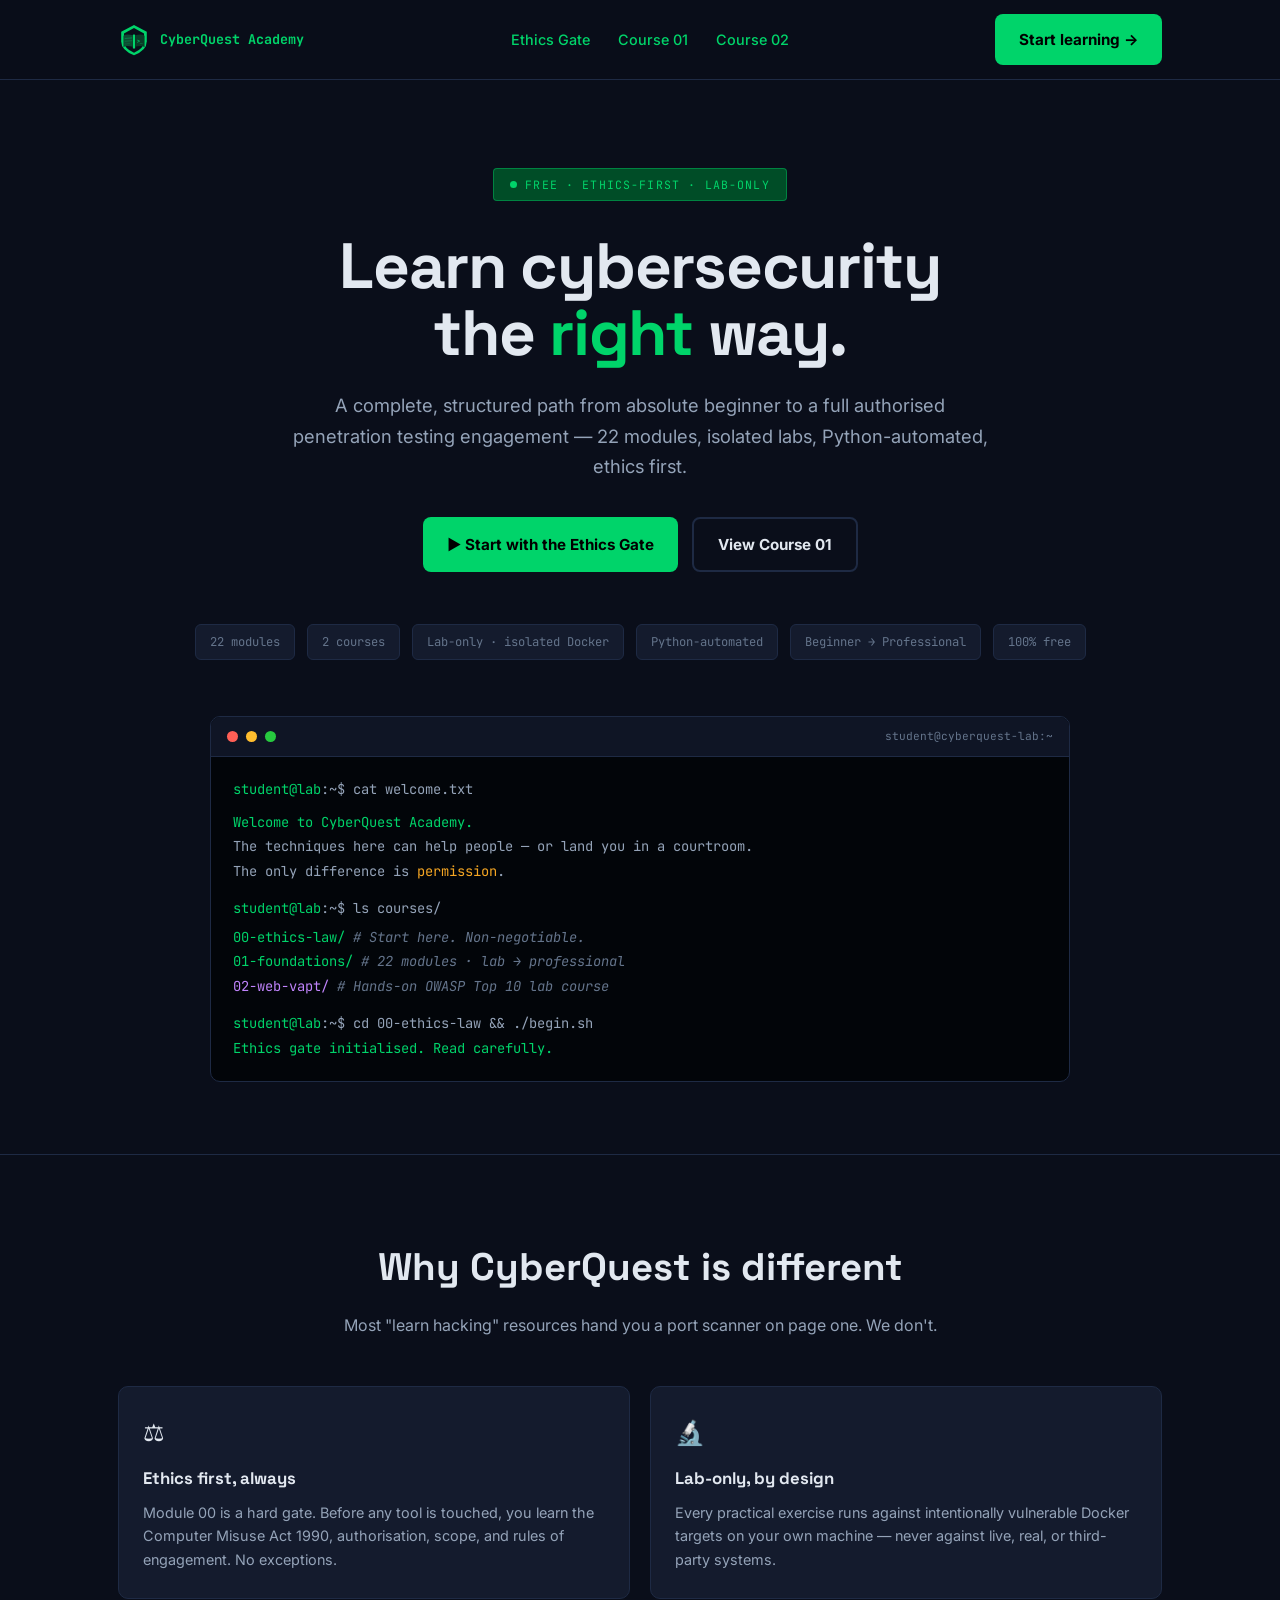
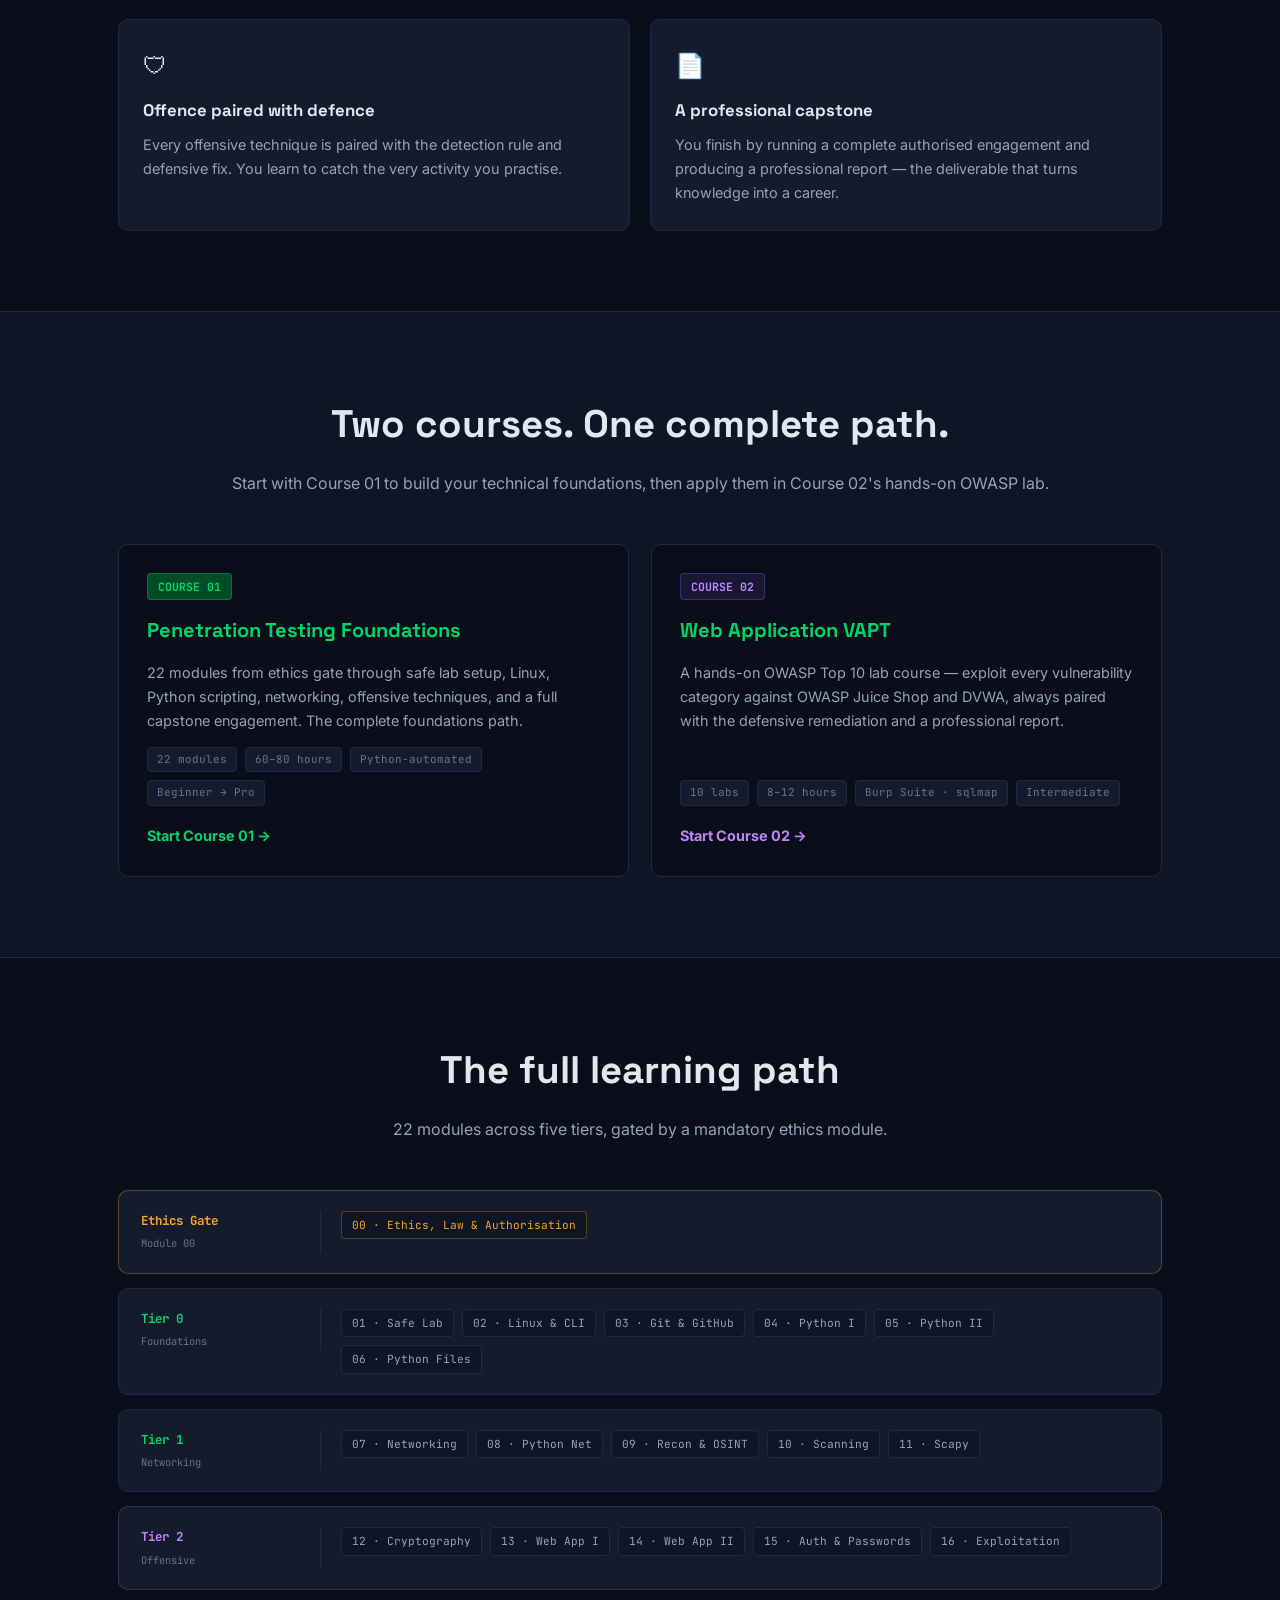
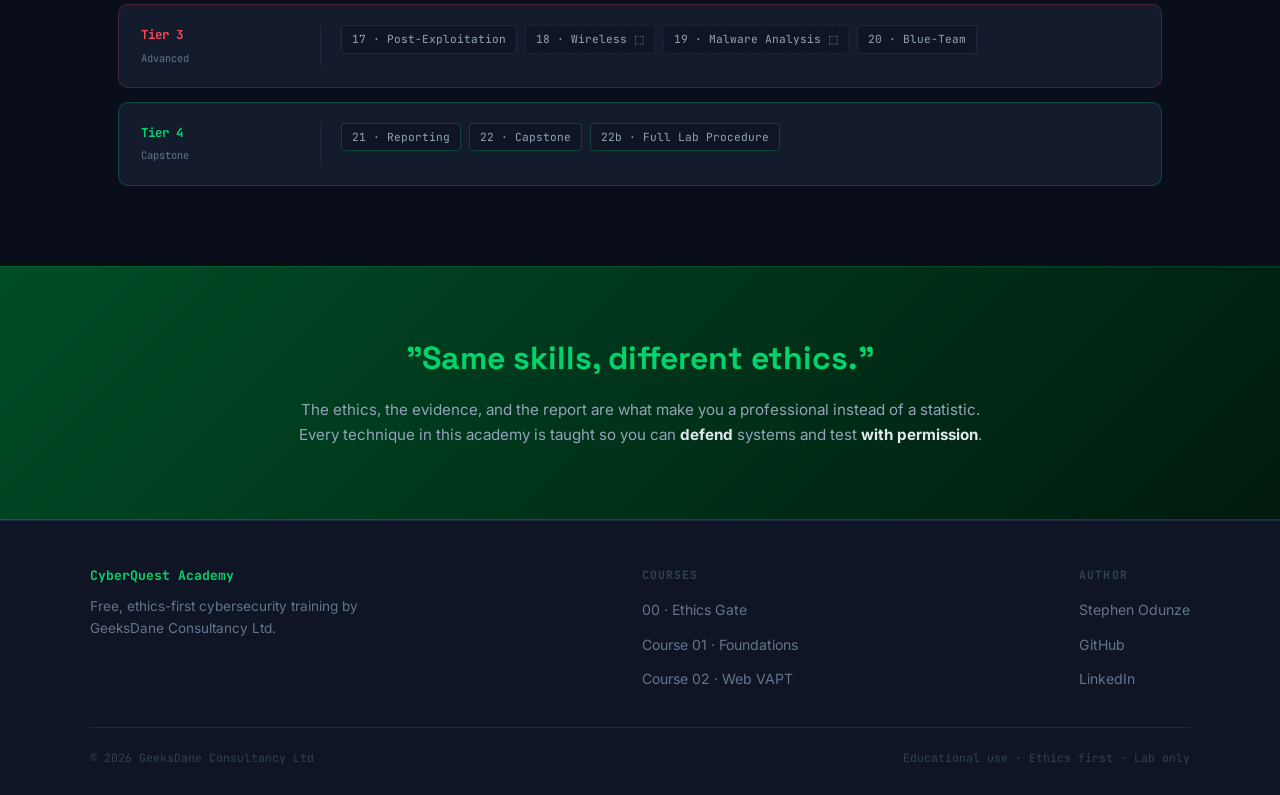
<file: docs/index.html>
<!DOCTYPE html>
<html lang="en">
<head>
<meta charset="UTF-8">
<meta name="viewport" content="width=device-width, initial-scale=1.0">
<title>CyberQuest Academy — Ethics-First Cybersecurity Training</title>
<meta name="description" content="Free, beginner-to-advanced, ethics-first cybersecurity and penetration testing training. 22 modules, lab-only, Python-automated. By GeeksDane Consultancy.">
<link rel="preconnect" href="https://fonts.googleapis.com">
<link href="https://fonts.googleapis.com/css2?family=JetBrains+Mono:wght@400;600;700&family=Inter:wght@400;500;600;700&family=Space+Grotesk:wght@400;500;600;700&display=swap" rel="stylesheet">
<style>
:root{
  --bg:#0A0E1A;--surface:#0F1525;--card:#141B2D;--border:#1E2A44;
  --green:#00D46A;--green-dim:#004D27;--amber:#F5A623;--red:#FF4757;
  --blue:#3D8EF0;--ink:#E2E8F0;--muted:#64748B;--dim:#334155;
  --radius:10px;--font-code:'JetBrains Mono',monospace;
  --font-body:'Inter',sans-serif;--font-head:'Space Grotesk',sans-serif;
}
*{box-sizing:border-box;margin:0;padding:0;}
html{scroll-behavior:smooth;}
body{background:var(--bg);color:var(--ink);font-family:var(--font-body);line-height:1.65;-webkit-font-smoothing:antialiased;}
a{color:var(--green);text-decoration:none;}
a:hover{color:#33DD85;}
:focus-visible{outline:2px solid var(--green);outline-offset:3px;border-radius:4px;}

/* ── NAV ── */
header{position:sticky;top:0;z-index:50;background:rgba(10,14,26,.92);backdrop-filter:blur(8px);border-bottom:1px solid var(--border);}
nav{max-width:1100px;margin:0 auto;padding:14px 28px;display:flex;align-items:center;justify-content:space-between;gap:20px;}
.nav-logo{display:flex;align-items:center;gap:10px;}
.nav-logo svg{width:32px;height:32px;}
.nav-logo-text{font-family:var(--font-code);font-size:.84rem;font-weight:700;color:var(--green);}
.nav-links{display:flex;align-items:center;gap:28px;font-size:.9rem;font-weight:500;color:var(--muted);}
.nav-links a:hover{color:var(--ink);}
.nav-cta{background:var(--green);color:#000;padding:9px 18px;border-radius:8px;font-weight:700;font-size:.88rem;}
.nav-cta:hover{background:#00B85C;color:#000;}
@media(max-width:700px){.nav-links{display:none;}}

/* ── HERO ── */
.hero{max-width:1100px;margin:0 auto;padding:88px 28px 72px;text-align:center;}
.hero-eyebrow{display:inline-flex;align-items:center;gap:8px;background:var(--green-dim);border:1px solid rgba(0,212,106,.4);color:var(--green);font-family:var(--font-code);font-size:.72rem;letter-spacing:.1em;padding:6px 16px;border-radius:4px;margin-bottom:32px;}
.hero-eyebrow .pulse{width:7px;height:7px;border-radius:50%;background:var(--green);animation:pulse 2s ease-in-out infinite;}
@keyframes pulse{0%,100%{box-shadow:0 0 0 0 rgba(0,212,106,.6);}50%{box-shadow:0 0 0 8px rgba(0,212,106,0);}}
.hero h1{font-family:var(--font-head);font-size:clamp(2.6rem,5vw,4rem);font-weight:700;line-height:1.04;letter-spacing:-.02em;margin-bottom:24px;}
.hero h1 .accent{color:var(--green);}
.hero-sub{font-size:1.15rem;color:#94A3B8;max-width:58ch;margin:0 auto 36px;}
.hero-ctas{display:flex;gap:14px;justify-content:center;flex-wrap:wrap;margin-bottom:52px;}
.btn{display:inline-flex;align-items:center;gap:8px;padding:13px 24px;border-radius:8px;font-weight:700;font-size:.95rem;transition:transform .15s,box-shadow .15s;}
.btn-green{background:var(--green);color:#000;}
.btn-green:hover{transform:translateY(-2px);box-shadow:0 10px 24px -8px rgba(0,212,106,.55);color:#000;}
.btn-outline{background:transparent;border:2px solid var(--border);color:var(--ink);}
.btn-outline:hover{border-color:var(--green);color:var(--green);}
.hero-stats{display:flex;justify-content:center;flex-wrap:wrap;gap:12px;}
.stat{font-family:var(--font-code);font-size:.76rem;color:var(--muted);background:var(--card);border:1px solid var(--border);padding:7px 14px;border-radius:6px;}

/* ── TERMINAL ── */
.terminal-wrap{max-width:860px;margin:56px auto 0;}
.terminal{background:#020509;border:1px solid var(--border);border-radius:var(--radius);overflow:hidden;font-family:var(--font-code);}
.term-bar{display:flex;align-items:center;gap:8px;padding:10px 16px;background:var(--surface);border-bottom:1px solid var(--border);}
.td{width:11px;height:11px;border-radius:50%;}
.term-title{font-size:.7rem;color:var(--muted);margin-left:auto;}
.term-body{padding:20px 22px;font-size:.86rem;line-height:1.8;text-align:left;}
.tp{color:var(--green);}
.tc{color:#94A3B8;}
.tg{color:var(--green);}
.tb{color:var(--amber);}
.tm{color:#C084FC;}
.tr{color:var(--red);}
.ti{color:var(--blue);}
.tcom{color:var(--muted);font-style:italic;}

/* ── DIVIDER ── */
.divider{border:none;border-top:1px solid var(--border);margin:0;}

/* ── WHY ── */
.why{max-width:1100px;margin:0 auto;padding:80px 28px;}
.why h2{font-family:var(--font-head);font-size:clamp(1.8rem,3vw,2.4rem);font-weight:700;text-align:center;margin-bottom:14px;}
.why .sub{color:#94A3B8;text-align:center;margin-bottom:48px;font-size:1rem;}
.why-grid{display:grid;grid-template-columns:repeat(2,1fr);gap:20px;}
@media(max-width:700px){.why-grid{grid-template-columns:1fr;}}
.why-card{background:var(--card);border:1px solid var(--border);border-radius:var(--radius);padding:26px 24px;}
.why-card .ico{font-size:1.5rem;margin-bottom:12px;}
.why-card h3{font-family:var(--font-head);font-size:1.05rem;font-weight:700;margin-bottom:8px;}
.why-card p{color:#94A3B8;font-size:.9rem;}

/* ── COURSES ── */
.courses{background:var(--surface);border-top:1px solid var(--border);border-bottom:1px solid var(--border);}
.courses-inner{max-width:1100px;margin:0 auto;padding:80px 28px;}
.courses-inner h2{font-family:var(--font-head);font-size:clamp(1.8rem,3vw,2.4rem);font-weight:700;text-align:center;margin-bottom:14px;}
.courses-inner .sub{color:#94A3B8;text-align:center;margin-bottom:48px;}
.courses-grid{display:grid;grid-template-columns:1fr 1fr;gap:22px;}
@media(max-width:800px){.courses-grid{grid-template-columns:1fr;}}
.course-card{background:var(--bg);border:1px solid var(--border);border-radius:var(--radius);padding:28px;display:flex;flex-direction:column;gap:14px;transition:border-color .2s,transform .15s;}
.course-card:hover{border-color:var(--green);transform:translateY(-3px);}
.course-num{font-family:var(--font-code);font-size:.72rem;font-weight:700;color:var(--green);background:var(--green-dim);border:1px solid rgba(0,212,106,.3);padding:3px 10px;border-radius:4px;width:fit-content;}
.course-card h3{font-family:var(--font-head);font-size:1.25rem;font-weight:700;}
.course-card p{color:#94A3B8;font-size:.9rem;flex:1;}
.course-meta{display:flex;flex-wrap:wrap;gap:8px;}
.meta-pill{font-family:var(--font-code);font-size:.68rem;background:var(--card);border:1px solid var(--border);color:var(--muted);padding:3px 9px;border-radius:4px;}
.course-link{display:inline-flex;align-items:center;gap:6px;font-weight:700;font-size:.9rem;color:var(--green);margin-top:4px;}
.course-link:hover{gap:10px;}

/* ── LEARNING PATH ── */
.path{max-width:1100px;margin:0 auto;padding:80px 28px;}
.path h2{font-family:var(--font-head);font-size:clamp(1.8rem,3vw,2.4rem);font-weight:700;text-align:center;margin-bottom:14px;}
.path .sub{color:#94A3B8;text-align:center;margin-bottom:48px;}
.tiers{display:flex;flex-direction:column;gap:14px;}
.tier-row{display:grid;grid-template-columns:180px 1fr;gap:20px;align-items:start;background:var(--card);border:1px solid var(--border);border-radius:var(--radius);padding:20px 22px;}
.tier-label{font-family:var(--font-code);font-size:.78rem;font-weight:700;color:var(--green);border-right:1px solid var(--border);padding-right:18px;}
.tier-label small{display:block;color:var(--muted);font-size:.65rem;font-weight:400;margin-top:4px;}
.tier-modules{display:flex;flex-wrap:wrap;gap:8px;}
.mod-chip{font-family:var(--font-code);font-size:.7rem;background:var(--surface);border:1px solid var(--border);color:#94A3B8;padding:4px 10px;border-radius:4px;}
@media(max-width:700px){.tier-row{grid-template-columns:1fr;}.tier-label{border-right:none;border-bottom:1px solid var(--border);padding-right:0;padding-bottom:12px;}}

/* ── ETHOS ── */
.ethos{background:linear-gradient(135deg, var(--green-dim), #001A0D);border-top:1px solid rgba(0,212,106,.2);border-bottom:1px solid rgba(0,212,106,.2);}
.ethos-inner{max-width:760px;margin:0 auto;padding:72px 28px;text-align:center;}
.ethos-inner blockquote{font-family:var(--font-head);font-size:clamp(1.4rem,3vw,2rem);font-weight:700;color:var(--green);line-height:1.2;margin-bottom:20px;}
.ethos-inner p{color:#94A3B8;font-size:.95rem;}

/* ── FOOTER ── */
footer{background:var(--surface);border-top:1px solid var(--border);padding:44px 28px 28px;}
.foot-inner{max-width:1100px;margin:0 auto;}
.foot-top{display:flex;justify-content:space-between;flex-wrap:wrap;gap:32px;margin-bottom:36px;}
.foot-brand .ft{font-family:var(--font-code);font-size:.82rem;font-weight:700;color:var(--green);margin-bottom:8px;}
.foot-brand p{color:var(--muted);font-size:.85rem;max-width:30ch;}
.foot-links h4{font-family:var(--font-code);font-size:.72rem;letter-spacing:.1em;text-transform:uppercase;color:var(--dim);margin-bottom:12px;}
.foot-links ul{list-style:none;display:flex;flex-direction:column;gap:8px;}
.foot-links a{color:var(--muted);font-size:.88rem;}
.foot-links a:hover{color:var(--ink);}
.foot-bottom{border-top:1px solid var(--border);padding-top:20px;display:flex;justify-content:space-between;flex-wrap:wrap;gap:10px;font-family:var(--font-code);font-size:.72rem;color:var(--dim);}
</style>
</head>
<body>

<header>
  <nav>
    <a href="/" class="nav-logo">
      <svg viewBox="0 0 100 115" fill="none" xmlns="http://www.w3.org/2000/svg" aria-label="CyberQuest Academy">
        <path d="M50,4 L96,28 L96,62 Q96,95 50,112 Q4,95 4,62 L4,28 Z" fill="#00D46A"/>
        <path d="M50,14 L86,34 L86,62 Q86,88 50,103 Q14,88 14,62 L14,34 Z" fill="#0A0E1A"/>
        <rect x="46" y="38" width="8" height="50" rx="2" fill="#00D46A"/>
        <path d="M46,40 Q20,34 12,42 L12,84 Q20,76 46,82 Z" fill="#0D4A32"/>
        <path d="M54,40 Q80,34 88,42 L88,84 Q80,76 54,82 Z" fill="#0A3D28"/>
        <text x="71" y="68" font-family="monospace" font-weight="700" font-size="17" fill="#00D46A" text-anchor="middle">&gt;_</text>
        <line x1="18" y1="52" x2="42" y2="50" stroke="#00D46A" stroke-width="2.5" stroke-linecap="round" opacity="0.55"/>
        <line x1="18" y1="62" x2="42" y2="60" stroke="#00D46A" stroke-width="2.5" stroke-linecap="round" opacity="0.38"/>
        <line x1="18" y1="72" x2="34" y2="70" stroke="#00D46A" stroke-width="2.5" stroke-linecap="round" opacity="0.22"/>
      </svg>
      <span class="nav-logo-text">CyberQuest Academy</span>
    </a>
    <div class="nav-links">
      <a href="/cyberquest-academy/00-ethics-law/">Ethics Gate</a>
      <a href="/cyberquest-academy/01-foundations/">Course 01</a>
      <a href="/cyberquest-academy/02-web-vapt/">Course 02</a>
    </div>
    <a class="nav-cta btn" href="/cyberquest-academy/00-ethics-law/">Start learning →</a>
  </nav>
</header>

<!-- HERO -->
<section class="hero">
  <div class="hero-eyebrow"><span class="pulse"></span>FREE · ETHICS-FIRST · LAB-ONLY</div>
  <h1>Learn cybersecurity<br>the <span class="accent">right</span> way.</h1>
  <p class="hero-sub">A complete, structured path from absolute beginner to a full authorised penetration testing engagement — 22 modules, isolated labs, Python-automated, ethics first.</p>
  <div class="hero-ctas">
    <a class="btn btn-green" href="/cyberquest-academy/00-ethics-law/">▶ Start with the Ethics Gate</a>
    <a class="btn btn-outline" href="/cyberquest-academy/01-foundations/">View Course 01</a>
  </div>
  <div class="hero-stats">
    <span class="stat">22 modules</span>
    <span class="stat">2 courses</span>
    <span class="stat">Lab-only · isolated Docker</span>
    <span class="stat">Python-automated</span>
    <span class="stat">Beginner → Professional</span>
    <span class="stat">100% free</span>
  </div>

  <div class="terminal-wrap">
    <div class="terminal">
      <div class="term-bar">
        <div class="td" style="background:#FF5F56"></div>
        <div class="td" style="background:#FFBD2E"></div>
        <div class="td" style="background:#27C93F"></div>
        <span class="term-title">student@cyberquest-lab:~</span>
      </div>
      <div class="term-body">
        <div><span class="tp">student@lab</span><span class="tc">:~$ </span><span class="tc">cat welcome.txt</span></div>
        <div class="tg" style="margin-top:8px;">Welcome to CyberQuest Academy.</div>
        <div class="tc">The techniques here can help people — or land you in a courtroom.</div>
        <div class="tc">The only difference is <span class="tb">permission</span>.</div>
        <div style="margin-top:12px;"><span class="tp">student@lab</span><span class="tc">:~$ </span><span class="tc">ls courses/</span></div>
        <div style="margin-top:4px;"><span class="tg">00-ethics-law/</span><span class="tcom">    # Start here. Non-negotiable.</span></div>
        <div><span class="tg">01-foundations/</span><span class="tcom">   # 22 modules · lab → professional</span></div>
        <div><span class="tm">02-web-vapt/</span><span class="tcom">      # Hands-on OWASP Top 10 lab course</span></div>
        <div style="margin-top:12px;"><span class="tp">student@lab</span><span class="tc">:~$ </span><span class="tc">cd 00-ethics-law && ./begin.sh</span></div>
        <div class="tg">Ethics gate initialised. Read carefully.</div>
      </div>
    </div>
  </div>
</section>

<hr class="divider">

<!-- WHY -->
<section class="why">
  <h2>Why CyberQuest is different</h2>
  <p class="sub">Most "learn hacking" resources hand you a port scanner on page one. We don't.</p>
  <div class="why-grid">
    <div class="why-card">
      <div class="ico">⚖</div>
      <h3>Ethics first, always</h3>
      <p>Module 00 is a hard gate. Before any tool is touched, you learn the Computer Misuse Act 1990, authorisation, scope, and rules of engagement. No exceptions.</p>
    </div>
    <div class="why-card">
      <div class="ico">🔬</div>
      <h3>Lab-only, by design</h3>
      <p>Every practical exercise runs against intentionally vulnerable Docker targets on your own machine — never against live, real, or third-party systems.</p>
    </div>
    <div class="why-card">
      <div class="ico">🛡</div>
      <h3>Offence paired with defence</h3>
      <p>Every offensive technique is paired with the detection rule and defensive fix. You learn to catch the very activity you practise.</p>
    </div>
    <div class="why-card">
      <div class="ico">📄</div>
      <h3>A professional capstone</h3>
      <p>You finish by running a complete authorised engagement and producing a professional report — the deliverable that turns knowledge into a career.</p>
    </div>
  </div>
</section>

<!-- COURSES -->
<section class="courses">
  <div class="courses-inner">
    <h2>Two courses. One complete path.</h2>
    <p class="sub">Start with Course 01 to build your technical foundations, then apply them in Course 02's hands-on OWASP lab.</p>
    <div class="courses-grid">
      <a class="course-card" href="/cyberquest-academy/01-foundations/">
        <span class="course-num">COURSE 01</span>
        <h3>Penetration Testing Foundations</h3>
        <p>22 modules from ethics gate through safe lab setup, Linux, Python scripting, networking, offensive techniques, and a full capstone engagement. The complete foundations path.</p>
        <div class="course-meta">
          <span class="meta-pill">22 modules</span>
          <span class="meta-pill">60–80 hours</span>
          <span class="meta-pill">Python-automated</span>
          <span class="meta-pill">Beginner → Pro</span>
        </div>
        <span class="course-link">Start Course 01 →</span>
      </a>
      <a class="course-card" href="/cyberquest-academy/02-web-vapt/">
        <span class="course-num" style="background:rgba(139,92,246,.12);color:#C084FC;border-color:rgba(139,92,246,.3);">COURSE 02</span>
        <h3>Web Application VAPT</h3>
        <p>A hands-on OWASP Top 10 lab course — exploit every vulnerability category against OWASP Juice Shop and DVWA, always paired with the defensive remediation and a professional report.</p>
        <div class="course-meta">
          <span class="meta-pill">10 labs</span>
          <span class="meta-pill">8–12 hours</span>
          <span class="meta-pill">Burp Suite · sqlmap</span>
          <span class="meta-pill">Intermediate</span>
        </div>
        <span class="course-link" style="color:#C084FC;">Start Course 02 →</span>
      </a>
    </div>
  </div>
</section>

<!-- LEARNING PATH -->
<section class="path">
  <h2>The full learning path</h2>
  <p class="sub">22 modules across five tiers, gated by a mandatory ethics module.</p>
  <div class="tiers">
    <div class="tier-row" style="border-color:rgba(245,166,35,.3);">
      <div class="tier-label" style="color:var(--amber);">Ethics Gate<small>Module 00</small></div>
      <div class="tier-modules">
        <span class="mod-chip" style="border-color:rgba(245,166,35,.3);color:var(--amber);">00 · Ethics, Law & Authorisation</span>
      </div>
    </div>
    <div class="tier-row">
      <div class="tier-label">Tier 0<small>Foundations</small></div>
      <div class="tier-modules">
        <span class="mod-chip">01 · Safe Lab</span>
        <span class="mod-chip">02 · Linux & CLI</span>
        <span class="mod-chip">03 · Git & GitHub</span>
        <span class="mod-chip">04 · Python I</span>
        <span class="mod-chip">05 · Python II</span>
        <span class="mod-chip">06 · Python Files</span>
      </div>
    </div>
    <div class="tier-row">
      <div class="tier-label">Tier 1<small>Networking</small></div>
      <div class="tier-modules">
        <span class="mod-chip">07 · Networking</span>
        <span class="mod-chip">08 · Python Net</span>
        <span class="mod-chip">09 · Recon & OSINT</span>
        <span class="mod-chip">10 · Scanning</span>
        <span class="mod-chip">11 · Scapy</span>
      </div>
    </div>
    <div class="tier-row" style="border-color:rgba(192,132,252,.2);">
      <div class="tier-label" style="color:#C084FC;">Tier 2<small>Offensive</small></div>
      <div class="tier-modules">
        <span class="mod-chip">12 · Cryptography</span>
        <span class="mod-chip">13 · Web App I</span>
        <span class="mod-chip">14 · Web App II</span>
        <span class="mod-chip">15 · Auth & Passwords</span>
        <span class="mod-chip">16 · Exploitation</span>
      </div>
    </div>
    <div class="tier-row" style="border-color:rgba(255,71,87,.2);">
      <div class="tier-label" style="color:var(--red);">Tier 3<small>Advanced</small></div>
      <div class="tier-modules">
        <span class="mod-chip">17 · Post-Exploitation</span>
        <span class="mod-chip" style="border-style:dashed;">18 · Wireless ⬚</span>
        <span class="mod-chip" style="border-style:dashed;">19 · Malware Analysis ⬚</span>
        <span class="mod-chip">20 · Blue-Team</span>
      </div>
    </div>
    <div class="tier-row" style="border-color:rgba(0,212,106,.25);">
      <div class="tier-label" style="color:var(--green);">Tier 4<small>Capstone</small></div>
      <div class="tier-modules">
        <span class="mod-chip" style="border-color:rgba(0,212,106,.25);">21 · Reporting</span>
        <span class="mod-chip" style="border-color:rgba(0,212,106,.25);">22 · Capstone</span>
        <span class="mod-chip" style="border-color:rgba(0,212,106,.25);">22b · Full Lab Procedure</span>
      </div>
    </div>
  </div>
</section>

<!-- ETHOS -->
<section class="ethos">
  <div class="ethos-inner">
    <blockquote>"Same skills, different ethics."</blockquote>
    <p>The ethics, the evidence, and the report are what make you a professional instead of a statistic. Every technique in this academy is taught so you can <strong style="color:var(--ink);">defend</strong> systems and test <strong style="color:var(--ink);">with permission</strong>.</p>
  </div>
</section>

<!-- FOOTER -->
<footer>
  <div class="foot-inner">
    <div class="foot-top">
      <div class="foot-brand">
        <div class="ft">CyberQuest Academy</div>
        <p>Free, ethics-first cybersecurity training by GeeksDane Consultancy Ltd.</p>
      </div>
      <div class="foot-links">
        <h4>Courses</h4>
        <ul>
          <li><a href="/cyberquest-academy/00-ethics-law/">00 · Ethics Gate</a></li>
          <li><a href="/cyberquest-academy/01-foundations/">Course 01 · Foundations</a></li>
          <li><a href="/cyberquest-academy/02-web-vapt/">Course 02 · Web VAPT</a></li>
        </ul>
      </div>
      <div class="foot-links">
        <h4>Author</h4>
        <ul>
          <li><a href="https://stephenodunze.online" target="_blank">Stephen Odunze</a></li>
          <li><a href="https://github.com/Herculis411" target="_blank">GitHub</a></li>
          <li><a href="https://linkedin.com/in/stephen-odunze411" target="_blank">LinkedIn</a></li>
        </ul>
      </div>
    </div>
    <div class="foot-bottom">
      <span>© 2026 GeeksDane Consultancy Ltd</span>
      <span>Educational use · Ethics first · Lab only</span>
    </div>
  </div>
</footer>

</body>
</html>
</file>
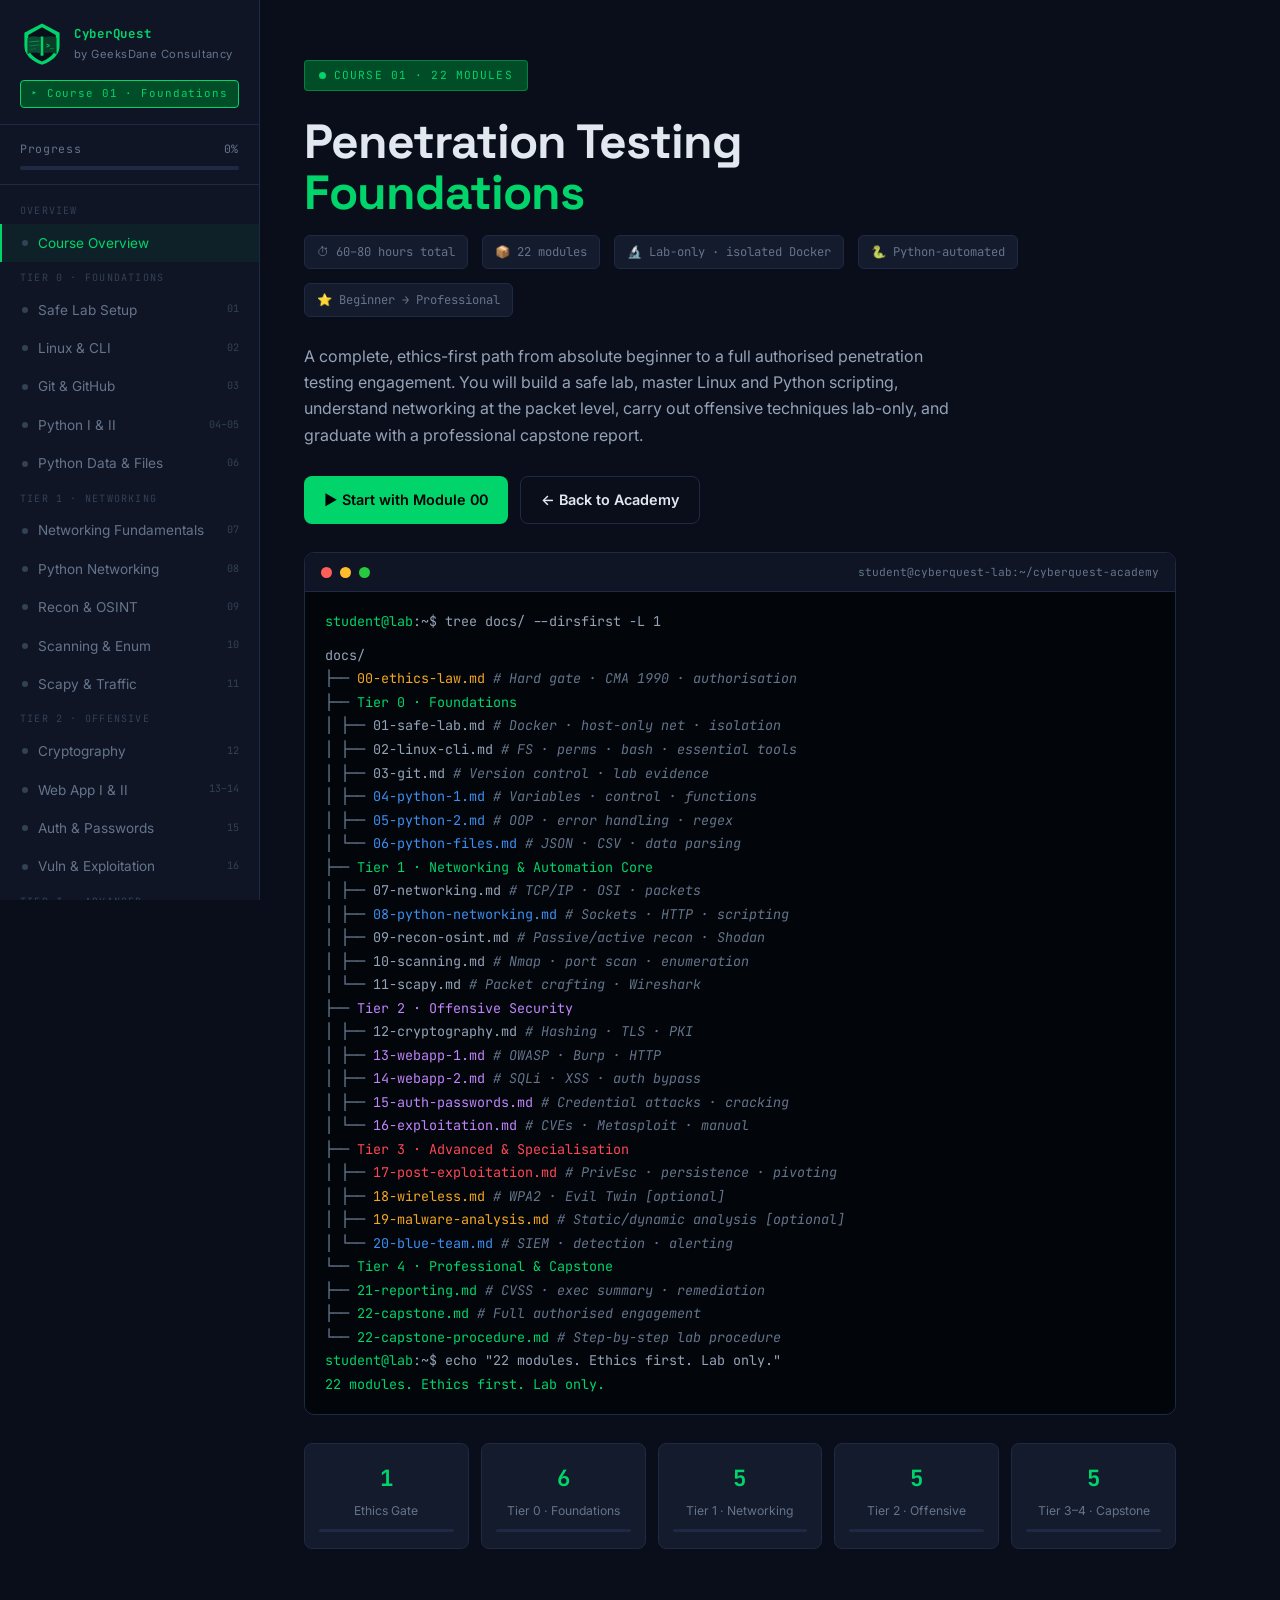
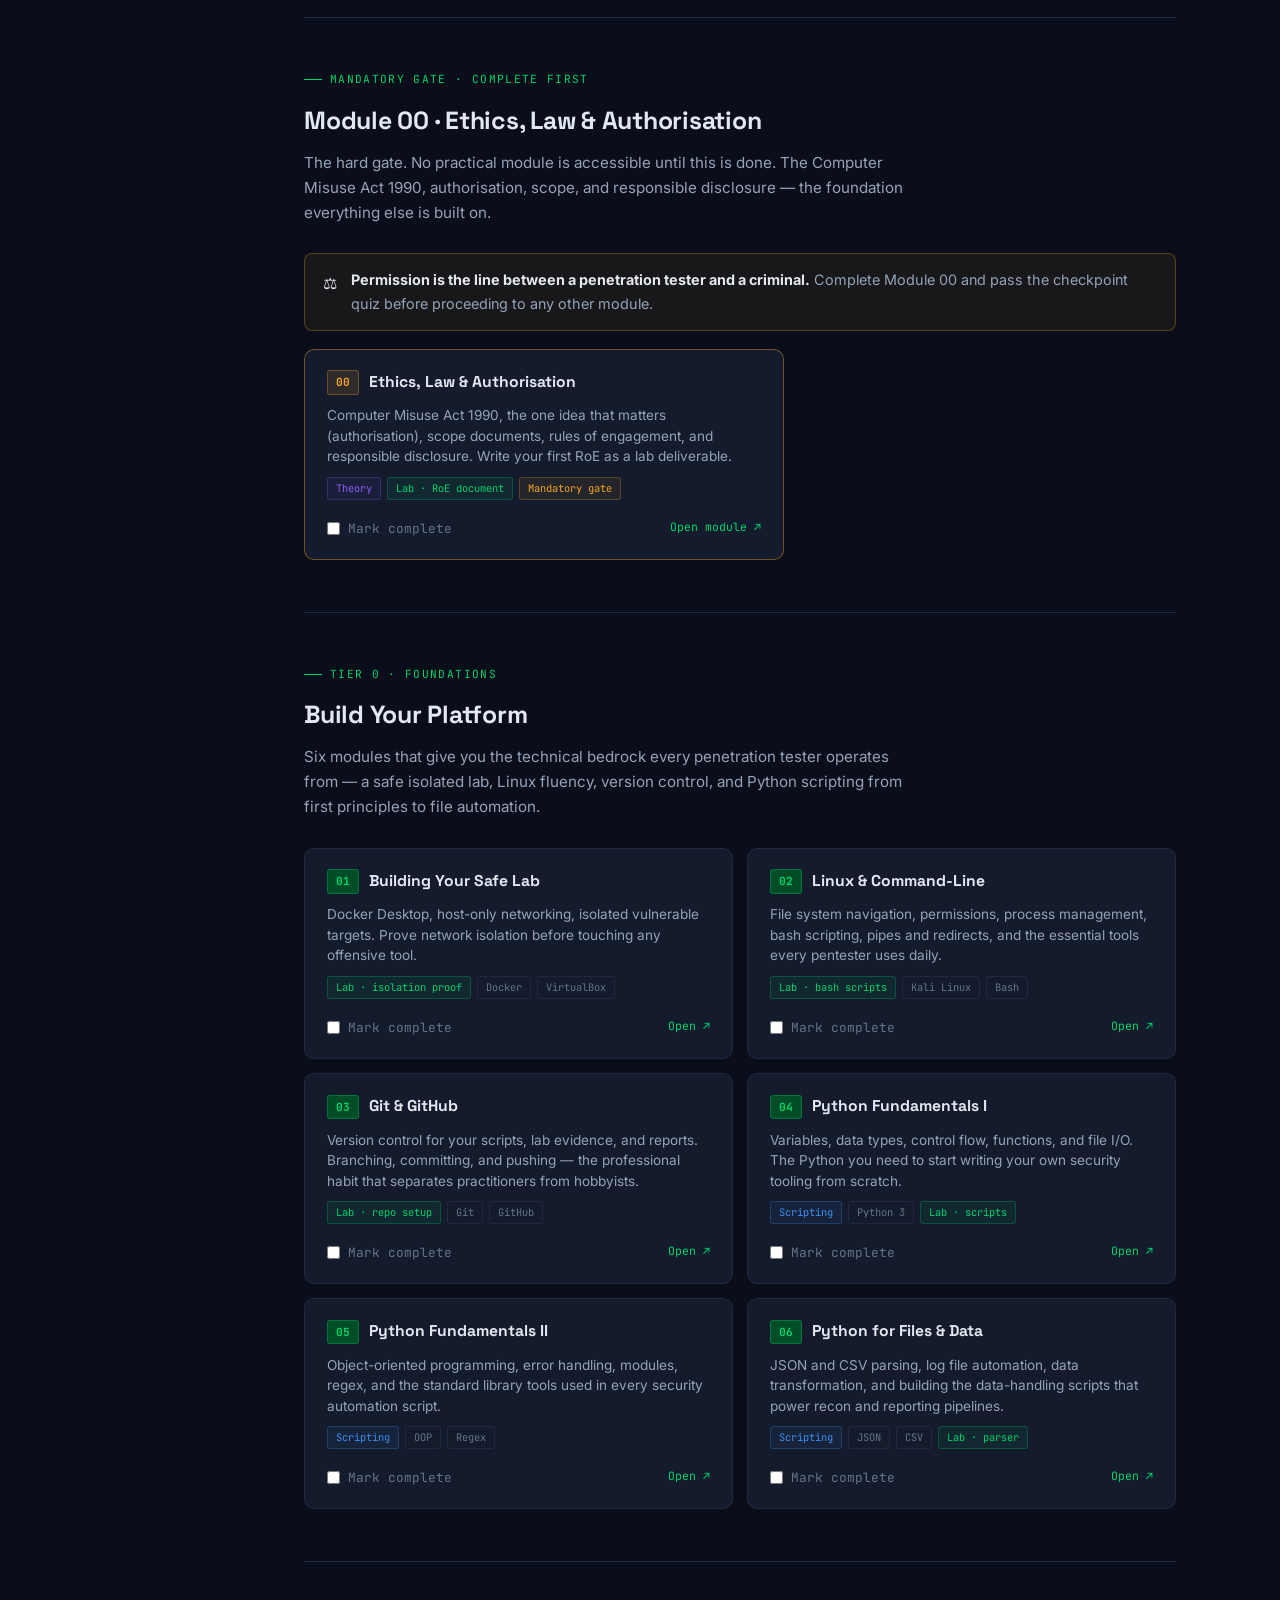
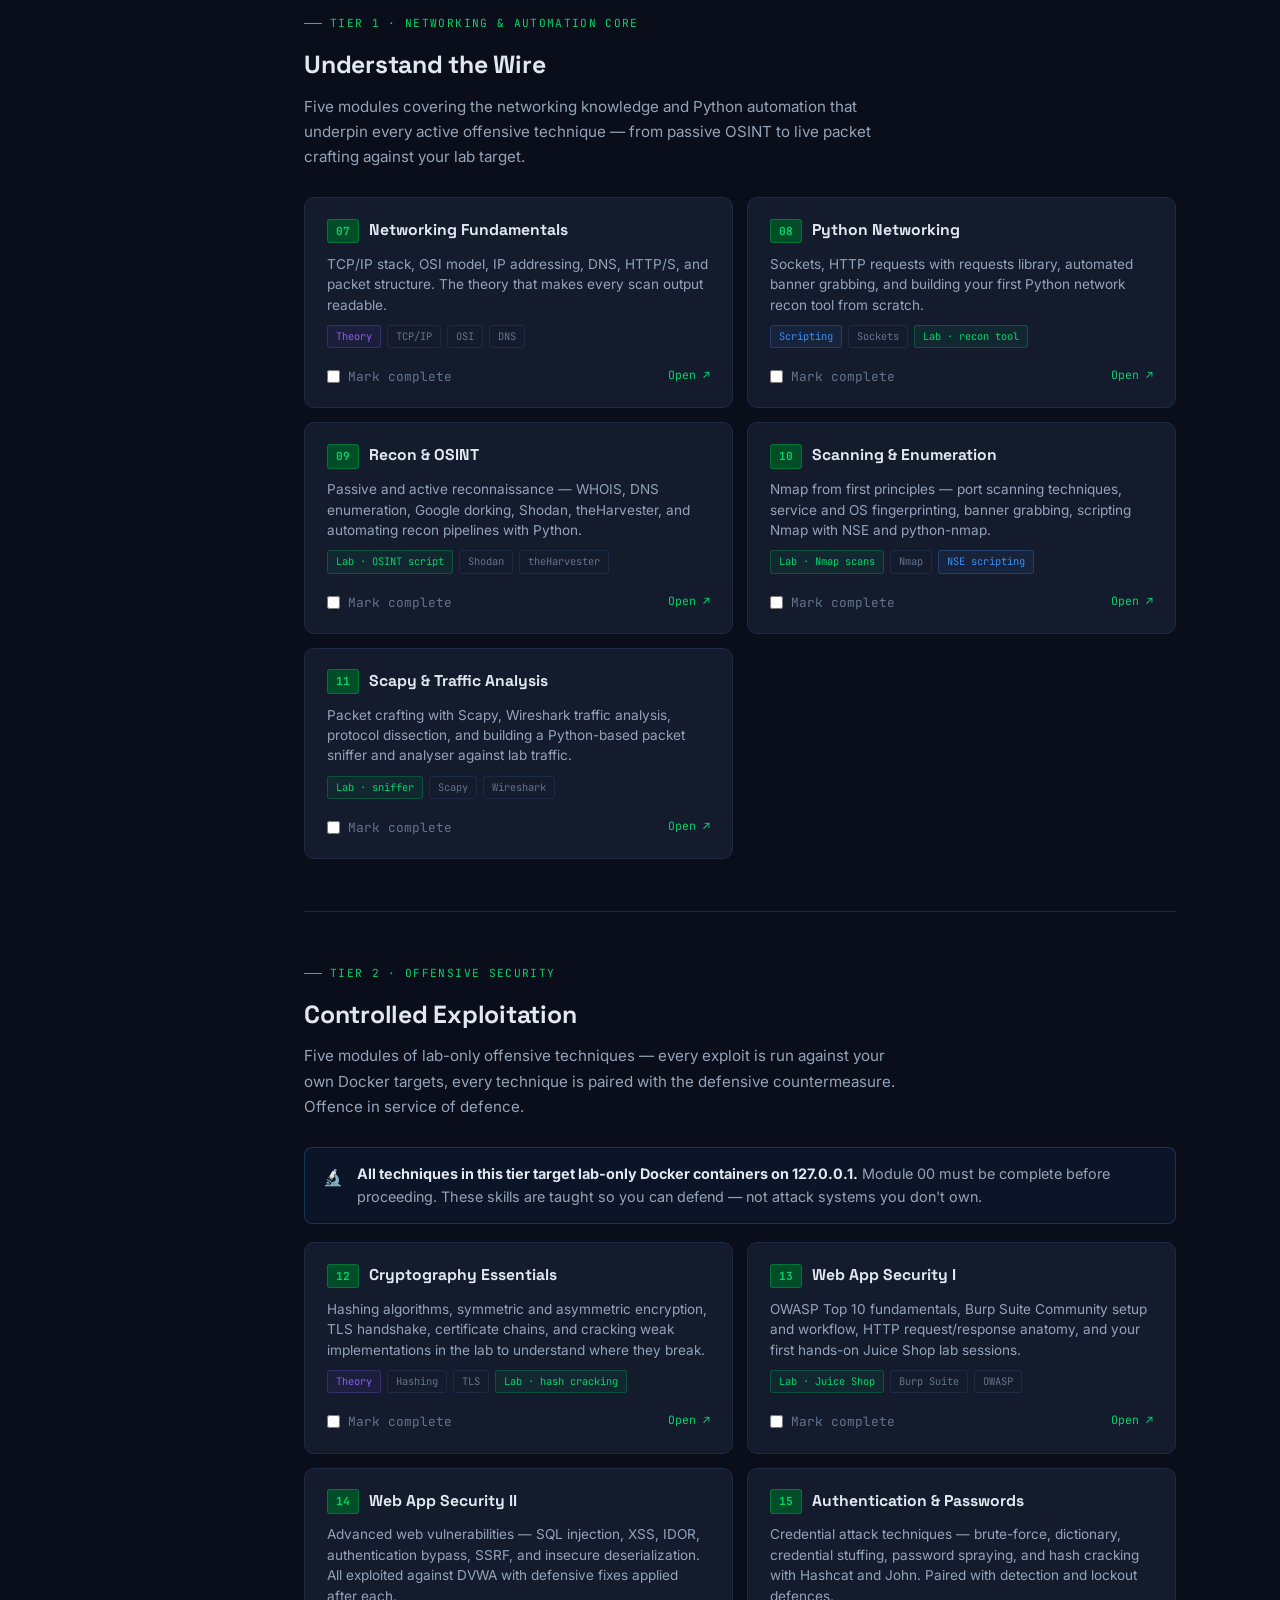
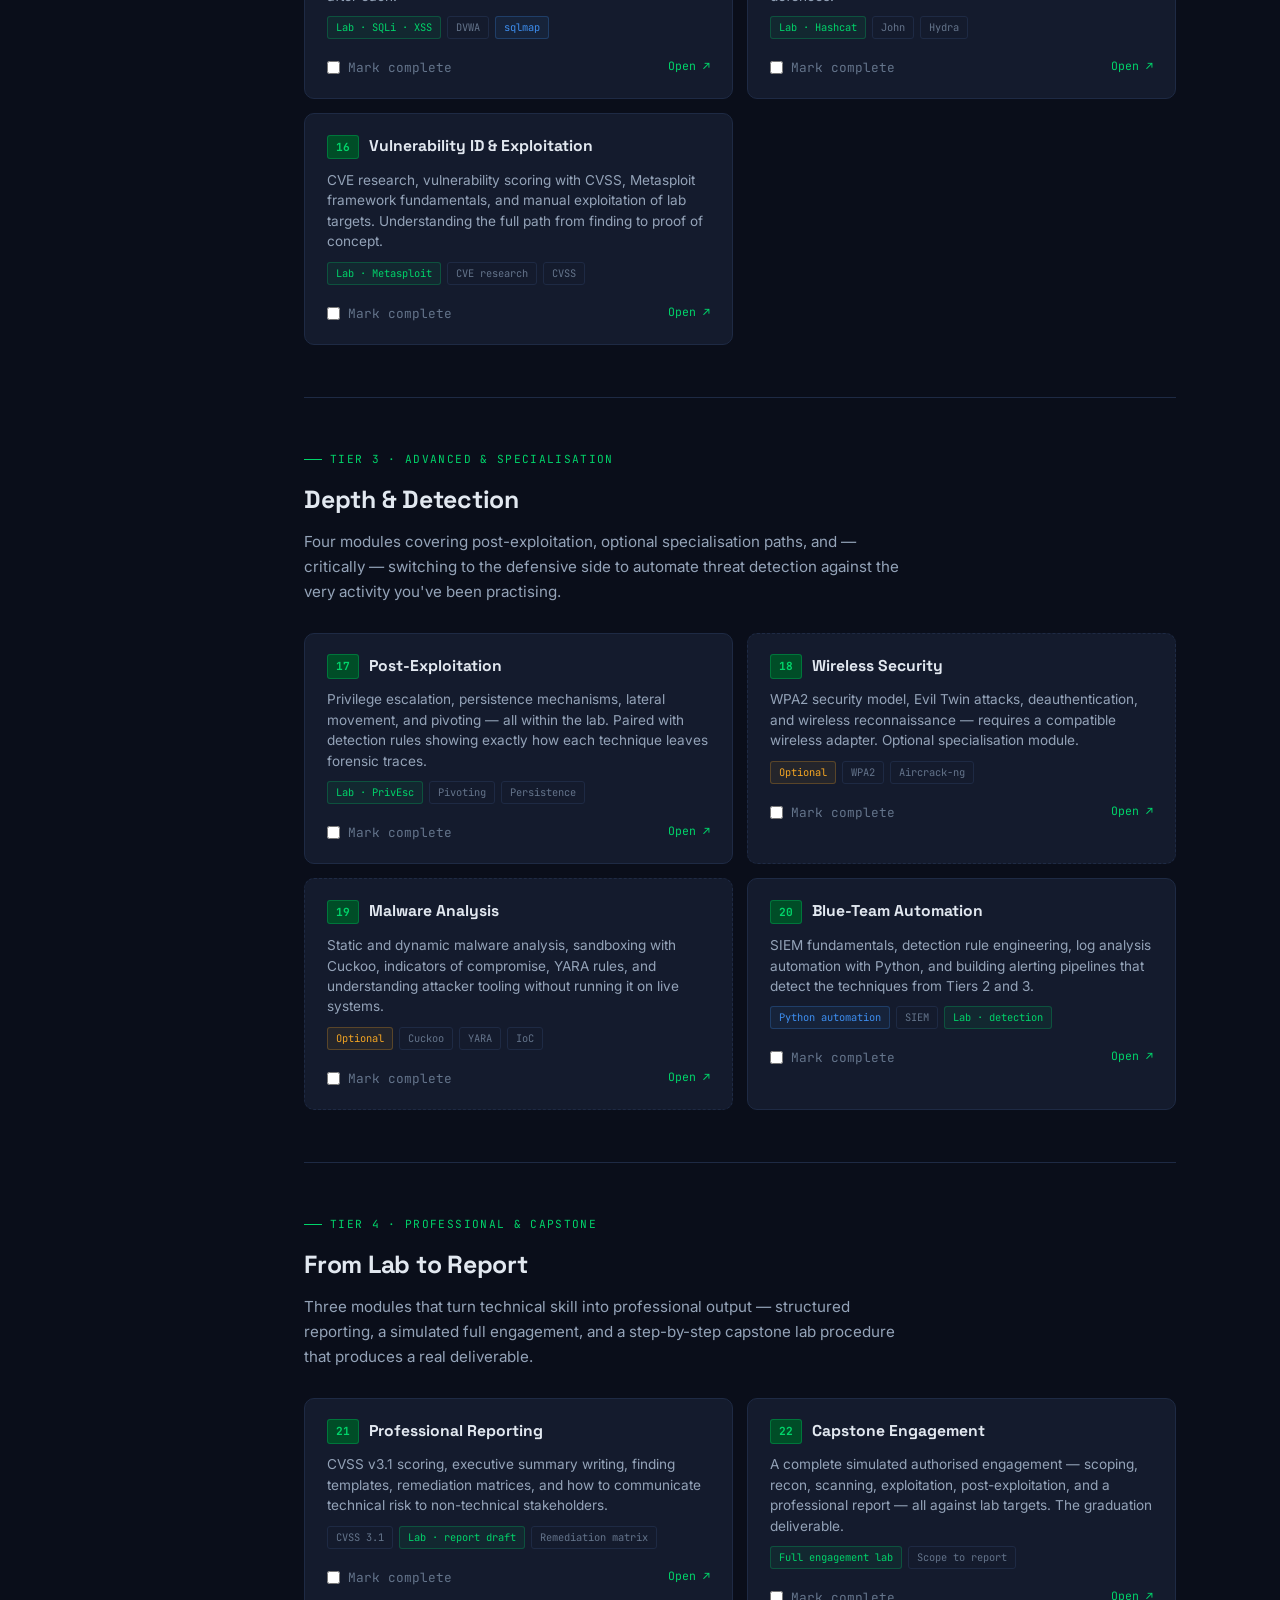
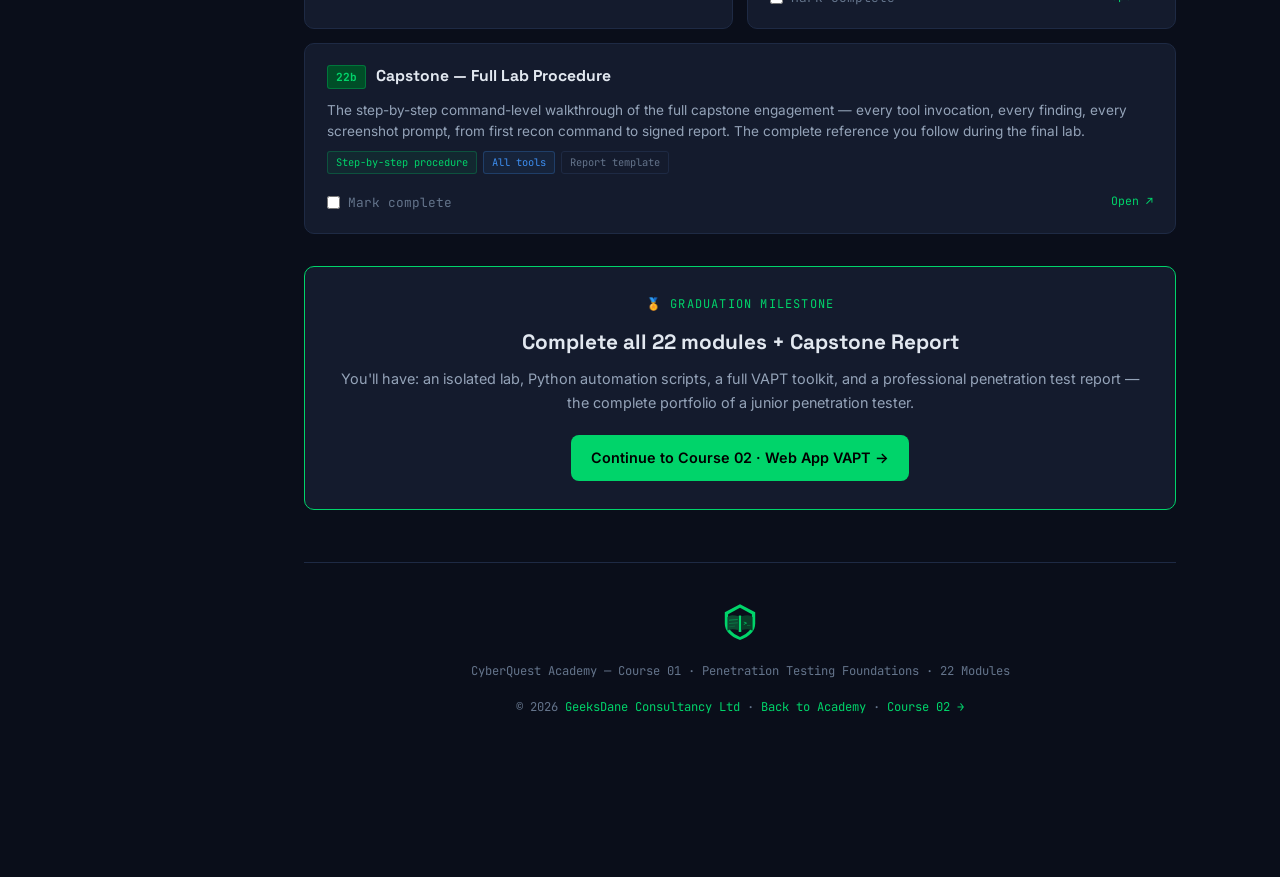
<file: docs/01-foundations/index.html>
<!DOCTYPE html>
<html lang="en">
<head>
<meta charset="UTF-8">
<meta name="viewport" content="width=device-width, initial-scale=1.0">
<title>Course 01 · Penetration Testing Foundations — CyberQuest Academy</title>
<meta name="description" content="A complete 22-module penetration testing foundations course. From safe lab setup through Python scripting, networking, offensive security, and a full capstone engagement. CyberQuest Academy by GeeksDane Consultancy.">
<link rel="preconnect" href="https://fonts.googleapis.com">
<link href="https://fonts.googleapis.com/css2?family=JetBrains+Mono:wght@400;600;700&family=Inter:wght@400;500;600;700&family=Space+Grotesk:wght@400;500;600;700&display=swap" rel="stylesheet">
<style>
:root{
  --bg:#0A0E1A;--surface:#0F1525;--card:#141B2D;--border:#1E2A44;
  --green:#00D46A;--green-dim:#004D27;--amber:#F5A623;--red:#FF4757;
  --blue:#3D8EF0;--purple:#8B5CF6;--ink:#E2E8F0;--muted:#64748B;--dim:#334155;
  --radius:10px;--font-code:'JetBrains Mono',monospace;
  --font-body:'Inter',sans-serif;--font-head:'Space Grotesk',sans-serif;
}
*{box-sizing:border-box;margin:0;padding:0;}
html{scroll-behavior:smooth;}
body{background:var(--bg);color:var(--ink);font-family:var(--font-body);line-height:1.65;-webkit-font-smoothing:antialiased;}
a{color:var(--green);text-decoration:none;}
:focus-visible{outline:2px solid var(--green);outline-offset:3px;border-radius:4px;}

/* ── LAYOUT ── */
.site-wrap{display:grid;grid-template-columns:260px 1fr;min-height:100vh;}
.sidebar{position:sticky;top:0;height:100vh;overflow-y:auto;background:var(--surface);border-right:1px solid var(--border);}
.main{max-width:960px;padding:0 44px 120px;}
@media(max-width:1000px){
  .site-wrap{grid-template-columns:1fr;}
  .sidebar{position:fixed;top:0;left:0;width:280px;height:100vh;z-index:100;transform:translateX(-100%);transition:transform .25s ease;}
  .sidebar.open{transform:translateX(0);}
  .main{padding:76px 20px 100px;}
}

/* ── SIDEBAR ── */
.sb-head{padding:22px 20px 16px;border-bottom:1px solid var(--border);}
.sb-logo{display:flex;align-items:center;gap:10px;margin-bottom:12px;}
.sb-logo-mark{width:44px;height:44px;flex-shrink:0;}
.sb-logo-text{font-family:var(--font-code);font-size:.78rem;font-weight:700;color:var(--green);letter-spacing:.06em;}
.sb-logo-sub{font-size:.7rem;color:var(--muted);letter-spacing:.04em;}
.sb-course-tag{display:inline-flex;align-items:center;gap:6px;background:var(--green-dim);border:1px solid var(--green);color:var(--green);font-family:var(--font-code);font-size:.68rem;letter-spacing:.08em;padding:4px 10px;border-radius:4px;}
.sb-progress{padding:14px 20px;border-bottom:1px solid var(--border);}
.sb-progress-label{font-size:.72rem;color:var(--muted);font-family:var(--font-code);letter-spacing:.06em;margin-bottom:8px;display:flex;justify-content:space-between;}
.progress-bar{height:4px;background:var(--border);border-radius:2px;overflow:hidden;}
.progress-fill{height:100%;background:linear-gradient(90deg,var(--green),#00F5A0);border-radius:2px;transition:width .4s ease;width:0%;}
.sb-nav{padding:10px 0 20px;}
.sb-section{padding:8px 20px 4px;font-family:var(--font-code);font-size:.63rem;letter-spacing:.12em;text-transform:uppercase;color:var(--dim);}
.sb-link{display:flex;align-items:center;gap:10px;padding:8px 20px;font-size:.85rem;color:var(--muted);cursor:pointer;border-left:2px solid transparent;transition:all .15s;}
.sb-link:hover{color:var(--ink);background:rgba(255,255,255,.03);}
.sb-link.active{color:var(--green);border-left-color:var(--green);background:rgba(0,212,106,.06);}
.sb-dot{width:6px;height:6px;border-radius:50%;background:var(--dim);flex-shrink:0;transition:background .2s;}
.sb-link.done .sb-dot{background:var(--green);}
.sb-num{font-family:var(--font-code);font-size:.64rem;color:var(--dim);margin-left:auto;flex-shrink:0;}

/* ── TOP NAV ── */
.topnav{display:none;position:fixed;top:0;left:0;right:0;z-index:90;background:rgba(10,14,26,.94);backdrop-filter:blur(6px);border-bottom:1px solid var(--border);padding:11px 20px;align-items:center;justify-content:space-between;}
.topnav .tn-title{font-family:var(--font-code);font-size:.8rem;color:var(--green);}
.menu-btn{background:none;border:1px solid var(--border);color:var(--ink);padding:6px 10px;border-radius:6px;cursor:pointer;}
@media(max-width:1000px){.topnav{display:flex;}}
.overlay{display:none;position:fixed;inset:0;background:rgba(0,0,0,.6);z-index:95;}
.overlay.show{display:block;}

/* ── HERO ── */
.hero{padding:60px 0 44px;border-bottom:1px solid var(--border);}
.hero-badge{display:inline-flex;align-items:center;gap:8px;background:var(--green-dim);border:1px solid rgba(0,212,106,.4);color:var(--green);font-family:var(--font-code);font-size:.7rem;letter-spacing:.1em;padding:5px 14px;border-radius:4px;margin-bottom:26px;}
.hero-badge .pulse{width:7px;height:7px;border-radius:50%;background:var(--green);animation:pulse 2s ease-in-out infinite;}
@keyframes pulse{0%,100%{box-shadow:0 0 0 0 rgba(0,212,106,.6);}50%{box-shadow:0 0 0 6px rgba(0,212,106,0);}}
.hero h1{font-family:var(--font-head);font-size:clamp(2rem,3.8vw,3rem);font-weight:700;line-height:1.06;margin-bottom:16px;letter-spacing:-.02em;}
.hero h1 .accent{color:var(--green);}
.hero-stats{display:flex;flex-wrap:wrap;gap:14px;margin-bottom:26px;}
.stat{display:flex;align-items:center;gap:7px;font-family:var(--font-code);font-size:.76rem;color:var(--muted);background:var(--card);border:1px solid var(--border);padding:6px 12px;border-radius:6px;}
.hero-desc{max-width:66ch;color:#94A3B8;font-size:1rem;margin-bottom:28px;}
.hero-ctas{display:flex;gap:12px;flex-wrap:wrap;}
.btn{display:inline-flex;align-items:center;gap:7px;padding:11px 20px;border-radius:8px;font-weight:600;font-size:.9rem;cursor:pointer;border:none;transition:transform .15s,box-shadow .15s;}
.btn-green{background:var(--green);color:#000;}
.btn-green:hover{transform:translateY(-2px);box-shadow:0 8px 20px -6px rgba(0,212,106,.5);}
.btn-outline{background:transparent;border:1px solid var(--border);color:var(--ink);}
.btn-outline:hover{border-color:var(--green);color:var(--green);}

/* ── TERMINAL ── */
.terminal{background:#020509;border:1px solid var(--border);border-radius:var(--radius);overflow:hidden;margin:28px 0;font-family:var(--font-code);}
.term-bar{display:flex;align-items:center;gap:8px;padding:10px 16px;background:var(--surface);border-bottom:1px solid var(--border);}
.td{width:11px;height:11px;border-radius:50%;}
.term-title{font-size:.7rem;color:var(--muted);margin-left:auto;}
.term-body{padding:18px 20px;font-size:.84rem;line-height:1.75;}
.tp{color:var(--green);}
.tc{color:#94A3B8;}
.tcom{color:var(--muted);font-style:italic;}
.tb{color:var(--amber);}
.tg{color:var(--green);}
.tm{color:#C084FC;}
.tr{color:var(--red);}
.ti{color:var(--blue);}

/* ── TIER SECTIONS ── */
.tier-section{padding:52px 0;border-bottom:1px solid var(--border);}
.tier-eyebrow{font-family:var(--font-code);font-size:.7rem;letter-spacing:.12em;text-transform:uppercase;color:var(--green);margin-bottom:12px;display:flex;align-items:center;gap:8px;}
.tier-eyebrow::before{content:"";width:18px;height:1px;background:var(--green);}
.tier-title{font-family:var(--font-head);font-size:1.55rem;font-weight:700;margin-bottom:8px;letter-spacing:-.01em;}
.tier-desc{color:#94A3B8;font-size:.95rem;margin-bottom:28px;max-width:60ch;}
.modules-grid{display:grid;grid-template-columns:repeat(2,1fr);gap:14px;}
@media(max-width:700px){.modules-grid{grid-template-columns:1fr;}}

/* ── MODULE CARDS ── */
.mod-card{background:var(--card);border:1px solid var(--border);border-radius:var(--radius);padding:20px 22px;display:flex;flex-direction:column;gap:10px;transition:border-color .2s,transform .15s;cursor:pointer;text-decoration:none;}
.mod-card:hover{border-color:var(--green);transform:translateY(-2px);}
.mod-card.optional{border-style:dashed;}
.mod-head{display:flex;align-items:center;gap:10px;}
.mod-num{font-family:var(--font-code);font-size:.7rem;font-weight:700;color:var(--green);background:var(--green-dim);border:1px solid rgba(0,212,106,.3);padding:2px 8px;border-radius:3px;flex-shrink:0;}
.mod-title{font-family:var(--font-head);font-size:.98rem;font-weight:700;color:var(--ink);}
.mod-desc{color:#94A3B8;font-size:.85rem;line-height:1.5;}
.mod-tags{display:flex;flex-wrap:wrap;gap:6px;}
.tag{font-family:var(--font-code);font-size:.65rem;padding:2px 8px;border-radius:3px;border:1px solid var(--border);color:var(--muted);}
.tag-lab{background:rgba(0,212,106,.07);color:var(--green);border-color:rgba(0,212,106,.25);}
.tag-script{background:rgba(61,142,240,.07);color:var(--blue);border-color:rgba(61,142,240,.25);}
.tag-theory{background:rgba(139,92,246,.07);color:var(--purple);border-color:rgba(139,92,246,.25);}
.tag-optional{background:rgba(245,166,35,.07);color:var(--amber);border-color:rgba(245,166,35,.25);}
.mod-check{margin-top:4px;display:flex;align-items:center;gap:8px;font-size:.8rem;color:var(--muted);font-family:var(--font-code);}
.mod-check input{accent-color:var(--green);cursor:pointer;}
.mod-link-row{display:flex;align-items:center;justify-content:space-between;margin-top:4px;}
.mod-link{font-family:var(--font-code);font-size:.72rem;color:var(--green);display:flex;align-items:center;gap:4px;}

/* ── CALLOUTS ── */
.callout{display:flex;gap:14px;border-radius:8px;padding:14px 18px;margin:18px 0;font-size:.9rem;}
.callout-warn{background:rgba(245,166,35,.06);border:1px solid rgba(245,166,35,.3);}
.callout-info{background:rgba(61,142,240,.06);border:1px solid rgba(61,142,240,.25);}
.callout-body p{color:#94A3B8;}
.callout-body strong{color:var(--ink);}

/* ── PROGRESS OVERVIEW ── */
.overview-grid{display:grid;grid-template-columns:repeat(5,1fr);gap:12px;margin:24px 0;}
@media(max-width:800px){.overview-grid{grid-template-columns:repeat(2,1fr);}}
.ov-card{background:var(--card);border:1px solid var(--border);border-radius:8px;padding:16px 14px;text-align:center;}
.ov-num{font-family:var(--font-code);font-size:1.4rem;font-weight:700;color:var(--green);margin-bottom:4px;}
.ov-label{font-size:.76rem;color:var(--muted);}
.ov-bar{height:3px;background:var(--border);border-radius:2px;margin-top:8px;}
.ov-fill{height:100%;background:var(--green);border-radius:2px;width:0%;transition:width .5s ease;}

/* ── FOOTER ── */
.course-footer{padding:40px 0;text-align:center;font-family:var(--font-code);font-size:.76rem;color:var(--muted);}
.course-footer a{color:var(--green);}
.mt-4{margin-top:16px;}
</style>
</head>
<body>

<nav class="topnav">
  <span class="tn-title">⟩ CyberQuest · Course 01</span>
  <button class="menu-btn" id="menuBtn">☰</button>
</nav>
<div class="overlay" id="overlay"></div>

<div class="site-wrap">

<!-- ── SIDEBAR ── -->
<aside class="sidebar" id="sidebar">
  <div class="sb-head">
    <div class="sb-logo">
      <div class="sb-logo-mark">
        <svg viewBox="0 0 100 115" fill="none" xmlns="http://www.w3.org/2000/svg" width="44" height="44">
          <path d="M50,4 L96,28 L96,62 Q96,95 50,112 Q4,95 4,62 L4,28 Z" fill="#00D46A"/>
          <path d="M50,14 L86,34 L86,62 Q86,88 50,103 Q14,88 14,62 L14,34 Z" fill="#0A0E1A"/>
          <rect x="46" y="38" width="8" height="50" rx="2" fill="#00D46A"/>
          <path d="M46,40 Q20,34 12,42 L12,84 Q20,76 46,82 Z" fill="#0D4A32"/>
          <path d="M54,40 Q80,34 88,42 L88,84 Q80,76 54,82 Z" fill="#0A3D28"/>
          <text x="71" y="68" font-family="monospace" font-weight="700" font-size="17" fill="#00D46A" text-anchor="middle">&gt;_</text>
          <line x1="18" y1="52" x2="42" y2="50" stroke="#00D46A" stroke-width="2.5" stroke-linecap="round" opacity="0.55"/>
          <line x1="18" y1="62" x2="42" y2="60" stroke="#00D46A" stroke-width="2.5" stroke-linecap="round" opacity="0.38"/>
          <line x1="18" y1="72" x2="34" y2="70" stroke="#00D46A" stroke-width="2.5" stroke-linecap="round" opacity="0.22"/>
        </svg>
      </div>
      <div>
        <div class="sb-logo-text">CyberQuest</div>
        <div class="sb-logo-sub">by GeeksDane Consultancy</div>
      </div>
    </div>
    <span class="sb-course-tag">▸ Course 01 · Foundations</span>
  </div>
  <div class="sb-progress">
    <div class="sb-progress-label"><span>Progress</span><span id="progressPct">0%</span></div>
    <div class="progress-bar"><div class="progress-fill" id="progressFill"></div></div>
  </div>
  <nav class="sb-nav">
    <div class="sb-section">Overview</div>
    <div class="sb-link active" data-target="hero"><div class="sb-dot"></div><span>Course Overview</span></div>

    <div class="sb-section">Tier 0 · Foundations</div>
    <div class="sb-link" data-target="tier0"><div class="sb-dot"></div><span>Safe Lab Setup</span><span class="sb-num">01</span></div>
    <div class="sb-link" data-target="tier0"><div class="sb-dot"></div><span>Linux & CLI</span><span class="sb-num">02</span></div>
    <div class="sb-link" data-target="tier0"><div class="sb-dot"></div><span>Git & GitHub</span><span class="sb-num">03</span></div>
    <div class="sb-link" data-target="tier0"><div class="sb-dot"></div><span>Python I & II</span><span class="sb-num">04–05</span></div>
    <div class="sb-link" data-target="tier0"><div class="sb-dot"></div><span>Python Data & Files</span><span class="sb-num">06</span></div>

    <div class="sb-section">Tier 1 · Networking</div>
    <div class="sb-link" data-target="tier1"><div class="sb-dot"></div><span>Networking Fundamentals</span><span class="sb-num">07</span></div>
    <div class="sb-link" data-target="tier1"><div class="sb-dot"></div><span>Python Networking</span><span class="sb-num">08</span></div>
    <div class="sb-link" data-target="tier1"><div class="sb-dot"></div><span>Recon & OSINT</span><span class="sb-num">09</span></div>
    <div class="sb-link" data-target="tier1"><div class="sb-dot"></div><span>Scanning & Enum</span><span class="sb-num">10</span></div>
    <div class="sb-link" data-target="tier1"><div class="sb-dot"></div><span>Scapy & Traffic</span><span class="sb-num">11</span></div>

    <div class="sb-section">Tier 2 · Offensive</div>
    <div class="sb-link" data-target="tier2"><div class="sb-dot"></div><span>Cryptography</span><span class="sb-num">12</span></div>
    <div class="sb-link" data-target="tier2"><div class="sb-dot"></div><span>Web App I & II</span><span class="sb-num">13–14</span></div>
    <div class="sb-link" data-target="tier2"><div class="sb-dot"></div><span>Auth & Passwords</span><span class="sb-num">15</span></div>
    <div class="sb-link" data-target="tier2"><div class="sb-dot"></div><span>Vuln & Exploitation</span><span class="sb-num">16</span></div>

    <div class="sb-section">Tier 3 · Advanced</div>
    <div class="sb-link" data-target="tier3"><div class="sb-dot"></div><span>Post-Exploitation</span><span class="sb-num">17</span></div>
    <div class="sb-link" data-target="tier3"><div class="sb-dot"></div><span>Wireless & Malware</span><span class="sb-num">18–19</span></div>
    <div class="sb-link" data-target="tier3"><div class="sb-dot"></div><span>Blue-Team Automation</span><span class="sb-num">20</span></div>

    <div class="sb-section">Tier 4 · Capstone</div>
    <div class="sb-link" data-target="tier4"><div class="sb-dot"></div><span>Professional Reporting</span><span class="sb-num">21</span></div>
    <div class="sb-link" data-target="tier4"><div class="sb-dot"></div><span>Capstone Engagement</span><span class="sb-num">22</span></div>

    <div class="sb-section">Related</div>
    <div class="sb-link" onclick="window.open('https://herculis411.github.io/cyberquest-academy/02-web-vapt/','_self')"><div class="sb-dot"></div><span>Course 02 · VAPT →</span></div>
    <div class="sb-link" onclick="window.open('https://herculis411.github.io/cyberquest-academy/','_self')"><div class="sb-dot"></div><span>← Academy Home</span></div>
  </nav>
</aside>

<!-- ── MAIN ── -->
<main class="main">

<!-- HERO -->
<section class="hero" id="hero">
  <div class="hero-badge"><span class="pulse"></span>COURSE 01 · 22 MODULES</div>
  <h1>Penetration Testing<br><span class="accent">Foundations</span></h1>
  <div class="hero-stats">
    <span class="stat">⏱ 60–80 hours total</span>
    <span class="stat">📦 22 modules</span>
    <span class="stat">🔬 Lab-only · isolated Docker</span>
    <span class="stat">🐍 Python-automated</span>
    <span class="stat">⭐ Beginner → Professional</span>
  </div>
  <p class="hero-desc">A complete, ethics-first path from absolute beginner to a full authorised penetration testing engagement. You will build a safe lab, master Linux and Python scripting, understand networking at the packet level, carry out offensive techniques lab-only, and graduate with a professional capstone report.</p>
  <div class="hero-ctas">
    <a class="btn btn-green" href="https://herculis411.github.io/cyberquest-academy/00-ethics-law/">▶ Start with Module 00</a>
    <a class="btn btn-outline" href="https://herculis411.github.io/cyberquest-academy/">← Back to Academy</a>
  </div>

  <div class="terminal">
    <div class="term-bar">
      <div class="td" style="background:#FF5F56"></div>
      <div class="td" style="background:#FFBD2E"></div>
      <div class="td" style="background:#27C93F"></div>
      <span class="term-title">student@cyberquest-lab:~/cyberquest-academy</span>
    </div>
    <div class="term-body">
      <div><span class="tp">student@lab</span><span class="tc">:~$ </span><span class="tc">tree docs/ --dirsfirst -L 1</span></div>
      <div class="tc mt-2" style="margin-top:10px;">docs/</div>
      <div><span class="tcom">├── </span><span class="tb">00-ethics-law.md</span><span class="tcom">     # Hard gate · CMA 1990 · authorisation</span></div>
      <div><span class="tcom">├── </span><span class="tg">Tier 0 · Foundations</span></div>
      <div><span class="tcom">│   ├── </span><span class="tc">01-safe-lab.md</span><span class="tcom">       # Docker · host-only net · isolation</span></div>
      <div><span class="tcom">│   ├── </span><span class="tc">02-linux-cli.md</span><span class="tcom">      # FS · perms · bash · essential tools</span></div>
      <div><span class="tcom">│   ├── </span><span class="tc">03-git.md</span><span class="tcom">            # Version control · lab evidence</span></div>
      <div><span class="tcom">│   ├── </span><span class="ti">04-python-1.md</span><span class="tcom">       # Variables · control · functions</span></div>
      <div><span class="tcom">│   ├── </span><span class="ti">05-python-2.md</span><span class="tcom">       # OOP · error handling · regex</span></div>
      <div><span class="tcom">│   └── </span><span class="ti">06-python-files.md</span><span class="tcom">   # JSON · CSV · data parsing</span></div>
      <div><span class="tcom">├── </span><span class="tg">Tier 1 · Networking & Automation Core</span></div>
      <div><span class="tcom">│   ├── </span><span class="tc">07-networking.md</span><span class="tcom">     # TCP/IP · OSI · packets</span></div>
      <div><span class="tcom">│   ├── </span><span class="ti">08-python-networking.md</span><span class="tcom">  # Sockets · HTTP · scripting</span></div>
      <div><span class="tcom">│   ├── </span><span class="tc">09-recon-osint.md</span><span class="tcom">    # Passive/active recon · Shodan</span></div>
      <div><span class="tcom">│   ├── </span><span class="tc">10-scanning.md</span><span class="tcom">       # Nmap · port scan · enumeration</span></div>
      <div><span class="tcom">│   └── </span><span class="tc">11-scapy.md</span><span class="tcom">          # Packet crafting · Wireshark</span></div>
      <div><span class="tcom">├── </span><span class="tm">Tier 2 · Offensive Security</span></div>
      <div><span class="tcom">│   ├── </span><span class="tc">12-cryptography.md</span><span class="tcom">   # Hashing · TLS · PKI</span></div>
      <div><span class="tcom">│   ├── </span><span class="tm">13-webapp-1.md</span><span class="tcom">       # OWASP · Burp · HTTP</span></div>
      <div><span class="tcom">│   ├── </span><span class="tm">14-webapp-2.md</span><span class="tcom">       # SQLi · XSS · auth bypass</span></div>
      <div><span class="tcom">│   ├── </span><span class="tm">15-auth-passwords.md</span><span class="tcom"> # Credential attacks · cracking</span></div>
      <div><span class="tcom">│   └── </span><span class="tm">16-exploitation.md</span><span class="tcom">   # CVEs · Metasploit · manual</span></div>
      <div><span class="tcom">├── </span><span class="tr">Tier 3 · Advanced & Specialisation</span></div>
      <div><span class="tcom">│   ├── </span><span class="tr">17-post-exploitation.md</span><span class="tcom">  # PrivEsc · persistence · pivoting</span></div>
      <div><span class="tcom">│   ├── </span><span class="tb">18-wireless.md</span><span class="tcom">       # WPA2 · Evil Twin [optional]</span></div>
      <div><span class="tcom">│   ├── </span><span class="tb">19-malware-analysis.md</span><span class="tcom">   # Static/dynamic analysis [optional]</span></div>
      <div><span class="tcom">│   └── </span><span class="ti">20-blue-team.md</span><span class="tcom">      # SIEM · detection · alerting</span></div>
      <div><span class="tcom">└── </span><span class="tg">Tier 4 · Professional & Capstone</span></div>
      <div><span class="tcom">    ├── </span><span class="tg">21-reporting.md</span><span class="tcom">      # CVSS · exec summary · remediation</span></div>
      <div><span class="tcom">    ├── </span><span class="tg">22-capstone.md</span><span class="tcom">       # Full authorised engagement</span></div>
      <div><span class="tcom">    └── </span><span class="tg">22-capstone-procedure.md</span><span class="tcom">  # Step-by-step lab procedure</span></div>
      <div class="mt-2"><span class="tp">student@lab</span><span class="tc">:~$ </span><span class="tc">echo "22 modules. Ethics first. Lab only."</span></div>
      <div class="tg">22 modules. Ethics first. Lab only.</div>
    </div>
  </div>

  <!-- Course overview stats -->
  <div class="overview-grid">
    <div class="ov-card"><div class="ov-num">1</div><div class="ov-label">Ethics Gate</div><div class="ov-bar"><div class="ov-fill" id="ov0"></div></div></div>
    <div class="ov-card"><div class="ov-num">6</div><div class="ov-label">Tier 0 · Foundations</div><div class="ov-bar"><div class="ov-fill" id="ov1"></div></div></div>
    <div class="ov-card"><div class="ov-num">5</div><div class="ov-label">Tier 1 · Networking</div><div class="ov-bar"><div class="ov-fill" id="ov2"></div></div></div>
    <div class="ov-card"><div class="ov-num">5</div><div class="ov-label">Tier 2 · Offensive</div><div class="ov-bar"><div class="ov-fill" id="ov3"></div></div></div>
    <div class="ov-card"><div class="ov-num">5</div><div class="ov-label">Tier 3–4 · Capstone</div><div class="ov-bar"><div class="ov-fill" id="ov4"></div></div></div>
  </div>
</section>

<!-- ETHICS GATE -->
<section class="tier-section" id="ethics">
  <div class="tier-eyebrow">Mandatory Gate · Complete First</div>
  <div class="tier-title">Module 00 · Ethics, Law & Authorisation</div>
  <p class="tier-desc">The hard gate. No practical module is accessible until this is done. The Computer Misuse Act 1990, authorisation, scope, and responsible disclosure — the foundation everything else is built on.</p>

  <div class="callout callout-warn">
    <span style="font-size:1rem;flex-shrink:0;margin-top:2px;">⚖</span>
    <div class="callout-body"><p><strong>Permission is the line between a penetration tester and a criminal.</strong> Complete Module 00 and pass the checkpoint quiz before proceeding to any other module.</p></div>
  </div>

  <a class="mod-card" href="https://herculis411.github.io/cyberquest-academy/00-ethics-law/" style="max-width:480px;border-color:rgba(245,166,35,.4);">
    <div class="mod-head">
      <span class="mod-num" style="background:rgba(245,166,35,.12);color:var(--amber);border-color:rgba(245,166,35,.3);">00</span>
      <span class="mod-title">Ethics, Law & Authorisation</span>
    </div>
    <div class="mod-desc">Computer Misuse Act 1990, the one idea that matters (authorisation), scope documents, rules of engagement, and responsible disclosure. Write your first RoE as a lab deliverable.</div>
    <div class="mod-tags">
      <span class="tag tag-theory">Theory</span>
      <span class="tag tag-lab">Lab · RoE document</span>
      <span class="tag" style="background:rgba(245,166,35,.07);color:var(--amber);border-color:rgba(245,166,35,.25);">Mandatory gate</span>
    </div>
    <div class="mod-link-row">
      <label class="mod-check" onclick="event.stopPropagation()"><input type="checkbox" class="progress-cb" data-tier="0"> Mark complete</label>
      <span class="mod-link">Open module ↗</span>
    </div>
  </a>
</section>

<!-- TIER 0 -->
<section class="tier-section" id="tier0">
  <div class="tier-eyebrow">Tier 0 · Foundations</div>
  <div class="tier-title">Build Your Platform</div>
  <p class="tier-desc">Six modules that give you the technical bedrock every penetration tester operates from — a safe isolated lab, Linux fluency, version control, and Python scripting from first principles to file automation.</p>

  <div class="modules-grid">
    <a class="mod-card" href="https://herculis411.github.io/cyberquest-academy/01-safe-lab/">
      <div class="mod-head"><span class="mod-num">01</span><span class="mod-title">Building Your Safe Lab</span></div>
      <div class="mod-desc">Docker Desktop, host-only networking, isolated vulnerable targets. Prove network isolation before touching any offensive tool.</div>
      <div class="mod-tags"><span class="tag tag-lab">Lab · isolation proof</span><span class="tag">Docker</span><span class="tag">VirtualBox</span></div>
      <div class="mod-link-row"><label class="mod-check" onclick="event.stopPropagation()"><input type="checkbox" class="progress-cb" data-tier="1"> Mark complete</label><span class="mod-link">Open ↗</span></div>
    </a>
    <a class="mod-card" href="https://herculis411.github.io/cyberquest-academy/02-linux-cli/">
      <div class="mod-head"><span class="mod-num">02</span><span class="mod-title">Linux & Command-Line</span></div>
      <div class="mod-desc">File system navigation, permissions, process management, bash scripting, pipes and redirects, and the essential tools every pentester uses daily.</div>
      <div class="mod-tags"><span class="tag tag-lab">Lab · bash scripts</span><span class="tag">Kali Linux</span><span class="tag">Bash</span></div>
      <div class="mod-link-row"><label class="mod-check" onclick="event.stopPropagation()"><input type="checkbox" class="progress-cb" data-tier="1"> Mark complete</label><span class="mod-link">Open ↗</span></div>
    </a>
    <a class="mod-card" href="https://herculis411.github.io/cyberquest-academy/03-git/">
      <div class="mod-head"><span class="mod-num">03</span><span class="mod-title">Git & GitHub</span></div>
      <div class="mod-desc">Version control for your scripts, lab evidence, and reports. Branching, committing, and pushing — the professional habit that separates practitioners from hobbyists.</div>
      <div class="mod-tags"><span class="tag tag-lab">Lab · repo setup</span><span class="tag">Git</span><span class="tag">GitHub</span></div>
      <div class="mod-link-row"><label class="mod-check" onclick="event.stopPropagation()"><input type="checkbox" class="progress-cb" data-tier="1"> Mark complete</label><span class="mod-link">Open ↗</span></div>
    </a>
    <a class="mod-card" href="https://herculis411.github.io/cyberquest-academy/04-python-1/">
      <div class="mod-head"><span class="mod-num">04</span><span class="mod-title">Python Fundamentals I</span></div>
      <div class="mod-desc">Variables, data types, control flow, functions, and file I/O. The Python you need to start writing your own security tooling from scratch.</div>
      <div class="mod-tags"><span class="tag tag-script">Scripting</span><span class="tag">Python 3</span><span class="tag tag-lab">Lab · scripts</span></div>
      <div class="mod-link-row"><label class="mod-check" onclick="event.stopPropagation()"><input type="checkbox" class="progress-cb" data-tier="1"> Mark complete</label><span class="mod-link">Open ↗</span></div>
    </a>
    <a class="mod-card" href="https://herculis411.github.io/cyberquest-academy/05-python-2/">
      <div class="mod-head"><span class="mod-num">05</span><span class="mod-title">Python Fundamentals II</span></div>
      <div class="mod-desc">Object-oriented programming, error handling, modules, regex, and the standard library tools used in every security automation script.</div>
      <div class="mod-tags"><span class="tag tag-script">Scripting</span><span class="tag">OOP</span><span class="tag">Regex</span></div>
      <div class="mod-link-row"><label class="mod-check" onclick="event.stopPropagation()"><input type="checkbox" class="progress-cb" data-tier="1"> Mark complete</label><span class="mod-link">Open ↗</span></div>
    </a>
    <a class="mod-card" href="https://herculis411.github.io/cyberquest-academy/06-python-files/">
      <div class="mod-head"><span class="mod-num">06</span><span class="mod-title">Python for Files & Data</span></div>
      <div class="mod-desc">JSON and CSV parsing, log file automation, data transformation, and building the data-handling scripts that power recon and reporting pipelines.</div>
      <div class="mod-tags"><span class="tag tag-script">Scripting</span><span class="tag">JSON</span><span class="tag">CSV</span><span class="tag tag-lab">Lab · parser</span></div>
      <div class="mod-link-row"><label class="mod-check" onclick="event.stopPropagation()"><input type="checkbox" class="progress-cb" data-tier="1"> Mark complete</label><span class="mod-link">Open ↗</span></div>
    </a>
  </div>
</section>

<!-- TIER 1 -->
<section class="tier-section" id="tier1">
  <div class="tier-eyebrow">Tier 1 · Networking & Automation Core</div>
  <div class="tier-title">Understand the Wire</div>
  <p class="tier-desc">Five modules covering the networking knowledge and Python automation that underpin every active offensive technique — from passive OSINT to live packet crafting against your lab target.</p>

  <div class="modules-grid">
    <a class="mod-card" href="https://herculis411.github.io/cyberquest-academy/07-networking/">
      <div class="mod-head"><span class="mod-num">07</span><span class="mod-title">Networking Fundamentals</span></div>
      <div class="mod-desc">TCP/IP stack, OSI model, IP addressing, DNS, HTTP/S, and packet structure. The theory that makes every scan output readable.</div>
      <div class="mod-tags"><span class="tag tag-theory">Theory</span><span class="tag">TCP/IP</span><span class="tag">OSI</span><span class="tag">DNS</span></div>
      <div class="mod-link-row"><label class="mod-check" onclick="event.stopPropagation()"><input type="checkbox" class="progress-cb" data-tier="2"> Mark complete</label><span class="mod-link">Open ↗</span></div>
    </a>
    <a class="mod-card" href="https://herculis411.github.io/cyberquest-academy/08-python-networking/">
      <div class="mod-head"><span class="mod-num">08</span><span class="mod-title">Python Networking</span></div>
      <div class="mod-desc">Sockets, HTTP requests with requests library, automated banner grabbing, and building your first Python network recon tool from scratch.</div>
      <div class="mod-tags"><span class="tag tag-script">Scripting</span><span class="tag">Sockets</span><span class="tag tag-lab">Lab · recon tool</span></div>
      <div class="mod-link-row"><label class="mod-check" onclick="event.stopPropagation()"><input type="checkbox" class="progress-cb" data-tier="2"> Mark complete</label><span class="mod-link">Open ↗</span></div>
    </a>
    <a class="mod-card" href="https://herculis411.github.io/cyberquest-academy/09-recon-osint/">
      <div class="mod-head"><span class="mod-num">09</span><span class="mod-title">Recon & OSINT</span></div>
      <div class="mod-desc">Passive and active reconnaissance — WHOIS, DNS enumeration, Google dorking, Shodan, theHarvester, and automating recon pipelines with Python.</div>
      <div class="mod-tags"><span class="tag tag-lab">Lab · OSINT script</span><span class="tag">Shodan</span><span class="tag">theHarvester</span></div>
      <div class="mod-link-row"><label class="mod-check" onclick="event.stopPropagation()"><input type="checkbox" class="progress-cb" data-tier="2"> Mark complete</label><span class="mod-link">Open ↗</span></div>
    </a>
    <a class="mod-card" href="https://herculis411.github.io/cyberquest-academy/10-scanning/">
      <div class="mod-head"><span class="mod-num">10</span><span class="mod-title">Scanning & Enumeration</span></div>
      <div class="mod-desc">Nmap from first principles — port scanning techniques, service and OS fingerprinting, banner grabbing, scripting Nmap with NSE and python-nmap.</div>
      <div class="mod-tags"><span class="tag tag-lab">Lab · Nmap scans</span><span class="tag">Nmap</span><span class="tag tag-script">NSE scripting</span></div>
      <div class="mod-link-row"><label class="mod-check" onclick="event.stopPropagation()"><input type="checkbox" class="progress-cb" data-tier="2"> Mark complete</label><span class="mod-link">Open ↗</span></div>
    </a>
    <a class="mod-card" href="https://herculis411.github.io/cyberquest-academy/11-scapy/">
      <div class="mod-head"><span class="mod-num">11</span><span class="mod-title">Scapy & Traffic Analysis</span></div>
      <div class="mod-desc">Packet crafting with Scapy, Wireshark traffic analysis, protocol dissection, and building a Python-based packet sniffer and analyser against lab traffic.</div>
      <div class="mod-tags"><span class="tag tag-lab">Lab · sniffer</span><span class="tag">Scapy</span><span class="tag">Wireshark</span></div>
      <div class="mod-link-row"><label class="mod-check" onclick="event.stopPropagation()"><input type="checkbox" class="progress-cb" data-tier="2"> Mark complete</label><span class="mod-link">Open ↗</span></div>
    </a>
  </div>
</section>

<!-- TIER 2 -->
<section class="tier-section" id="tier2">
  <div class="tier-eyebrow">Tier 2 · Offensive Security</div>
  <div class="tier-title">Controlled Exploitation</div>
  <p class="tier-desc">Five modules of lab-only offensive techniques — every exploit is run against your own Docker targets, every technique is paired with the defensive countermeasure. Offence in service of defence.</p>

  <div class="callout callout-info">
    <span style="font-size:1rem;flex-shrink:0;margin-top:2px;">🔬</span>
    <div class="callout-body"><p><strong>All techniques in this tier target lab-only Docker containers on 127.0.0.1.</strong> Module 00 must be complete before proceeding. These skills are taught so you can defend — not attack systems you don't own.</p></div>
  </div>

  <div class="modules-grid">
    <a class="mod-card" href="https://herculis411.github.io/cyberquest-academy/12-cryptography/">
      <div class="mod-head"><span class="mod-num">12</span><span class="mod-title">Cryptography Essentials</span></div>
      <div class="mod-desc">Hashing algorithms, symmetric and asymmetric encryption, TLS handshake, certificate chains, and cracking weak implementations in the lab to understand where they break.</div>
      <div class="mod-tags"><span class="tag tag-theory">Theory</span><span class="tag">Hashing</span><span class="tag">TLS</span><span class="tag tag-lab">Lab · hash cracking</span></div>
      <div class="mod-link-row"><label class="mod-check" onclick="event.stopPropagation()"><input type="checkbox" class="progress-cb" data-tier="3"> Mark complete</label><span class="mod-link">Open ↗</span></div>
    </a>
    <a class="mod-card" href="https://herculis411.github.io/cyberquest-academy/13-webapp-1/">
      <div class="mod-head"><span class="mod-num">13</span><span class="mod-title">Web App Security I</span></div>
      <div class="mod-desc">OWASP Top 10 fundamentals, Burp Suite Community setup and workflow, HTTP request/response anatomy, and your first hands-on Juice Shop lab sessions.</div>
      <div class="mod-tags"><span class="tag tag-lab">Lab · Juice Shop</span><span class="tag">Burp Suite</span><span class="tag">OWASP</span></div>
      <div class="mod-link-row"><label class="mod-check" onclick="event.stopPropagation()"><input type="checkbox" class="progress-cb" data-tier="3"> Mark complete</label><span class="mod-link">Open ↗</span></div>
    </a>
    <a class="mod-card" href="https://herculis411.github.io/cyberquest-academy/14-webapp-2/">
      <div class="mod-head"><span class="mod-num">14</span><span class="mod-title">Web App Security II</span></div>
      <div class="mod-desc">Advanced web vulnerabilities — SQL injection, XSS, IDOR, authentication bypass, SSRF, and insecure deserialization. All exploited against DVWA with defensive fixes applied after each.</div>
      <div class="mod-tags"><span class="tag tag-lab">Lab · SQLi · XSS</span><span class="tag">DVWA</span><span class="tag tag-script">sqlmap</span></div>
      <div class="mod-link-row"><label class="mod-check" onclick="event.stopPropagation()"><input type="checkbox" class="progress-cb" data-tier="3"> Mark complete</label><span class="mod-link">Open ↗</span></div>
    </a>
    <a class="mod-card" href="https://herculis411.github.io/cyberquest-academy/15-auth-passwords/">
      <div class="mod-head"><span class="mod-num">15</span><span class="mod-title">Authentication & Passwords</span></div>
      <div class="mod-desc">Credential attack techniques — brute-force, dictionary, credential stuffing, password spraying, and hash cracking with Hashcat and John. Paired with detection and lockout defences.</div>
      <div class="mod-tags"><span class="tag tag-lab">Lab · Hashcat</span><span class="tag">John</span><span class="tag">Hydra</span></div>
      <div class="mod-link-row"><label class="mod-check" onclick="event.stopPropagation()"><input type="checkbox" class="progress-cb" data-tier="3"> Mark complete</label><span class="mod-link">Open ↗</span></div>
    </a>
    <a class="mod-card" href="https://herculis411.github.io/cyberquest-academy/16-exploitation/">
      <div class="mod-head"><span class="mod-num">16</span><span class="mod-title">Vulnerability ID & Exploitation</span></div>
      <div class="mod-desc">CVE research, vulnerability scoring with CVSS, Metasploit framework fundamentals, and manual exploitation of lab targets. Understanding the full path from finding to proof of concept.</div>
      <div class="mod-tags"><span class="tag tag-lab">Lab · Metasploit</span><span class="tag">CVE research</span><span class="tag">CVSS</span></div>
      <div class="mod-link-row"><label class="mod-check" onclick="event.stopPropagation()"><input type="checkbox" class="progress-cb" data-tier="3"> Mark complete</label><span class="mod-link">Open ↗</span></div>
    </a>
  </div>
</section>

<!-- TIER 3 -->
<section class="tier-section" id="tier3">
  <div class="tier-eyebrow">Tier 3 · Advanced & Specialisation</div>
  <div class="tier-title">Depth & Detection</div>
  <p class="tier-desc">Four modules covering post-exploitation, optional specialisation paths, and — critically — switching to the defensive side to automate threat detection against the very activity you've been practising.</p>

  <div class="modules-grid">
    <a class="mod-card" href="https://herculis411.github.io/cyberquest-academy/17-post-exploitation/">
      <div class="mod-head"><span class="mod-num">17</span><span class="mod-title">Post-Exploitation</span></div>
      <div class="mod-desc">Privilege escalation, persistence mechanisms, lateral movement, and pivoting — all within the lab. Paired with detection rules showing exactly how each technique leaves forensic traces.</div>
      <div class="mod-tags"><span class="tag tag-lab">Lab · PrivEsc</span><span class="tag">Pivoting</span><span class="tag">Persistence</span></div>
      <div class="mod-link-row"><label class="mod-check" onclick="event.stopPropagation()"><input type="checkbox" class="progress-cb" data-tier="4"> Mark complete</label><span class="mod-link">Open ↗</span></div>
    </a>
    <a class="mod-card optional" href="https://herculis411.github.io/cyberquest-academy/18-wireless/">
      <div class="mod-head"><span class="mod-num">18</span><span class="mod-title">Wireless Security</span></div>
      <div class="mod-desc">WPA2 security model, Evil Twin attacks, deauthentication, and wireless reconnaissance — requires a compatible wireless adapter. Optional specialisation module.</div>
      <div class="mod-tags"><span class="tag tag-optional">Optional</span><span class="tag">WPA2</span><span class="tag">Aircrack-ng</span></div>
      <div class="mod-link-row"><label class="mod-check" onclick="event.stopPropagation()"><input type="checkbox" class="progress-cb" data-tier="4"> Mark complete</label><span class="mod-link">Open ↗</span></div>
    </a>
    <a class="mod-card optional" href="https://herculis411.github.io/cyberquest-academy/19-malware-analysis/">
      <div class="mod-head"><span class="mod-num">19</span><span class="mod-title">Malware Analysis</span></div>
      <div class="mod-desc">Static and dynamic malware analysis, sandboxing with Cuckoo, indicators of compromise, YARA rules, and understanding attacker tooling without running it on live systems.</div>
      <div class="mod-tags"><span class="tag tag-optional">Optional</span><span class="tag">Cuckoo</span><span class="tag">YARA</span><span class="tag">IoC</span></div>
      <div class="mod-link-row"><label class="mod-check" onclick="event.stopPropagation()"><input type="checkbox" class="progress-cb" data-tier="4"> Mark complete</label><span class="mod-link">Open ↗</span></div>
    </a>
    <a class="mod-card" href="https://herculis411.github.io/cyberquest-academy/20-blue-team/">
      <div class="mod-head"><span class="mod-num">20</span><span class="mod-title">Blue-Team Automation</span></div>
      <div class="mod-desc">SIEM fundamentals, detection rule engineering, log analysis automation with Python, and building alerting pipelines that detect the techniques from Tiers 2 and 3.</div>
      <div class="mod-tags"><span class="tag tag-script">Python automation</span><span class="tag">SIEM</span><span class="tag tag-lab">Lab · detection</span></div>
      <div class="mod-link-row"><label class="mod-check" onclick="event.stopPropagation()"><input type="checkbox" class="progress-cb" data-tier="4"> Mark complete</label><span class="mod-link">Open ↗</span></div>
    </a>
  </div>
</section>

<!-- TIER 4 -->
<section class="tier-section" id="tier4">
  <div class="tier-eyebrow">Tier 4 · Professional & Capstone</div>
  <div class="tier-title">From Lab to Report</div>
  <p class="tier-desc">Three modules that turn technical skill into professional output — structured reporting, a simulated full engagement, and a step-by-step capstone lab procedure that produces a real deliverable.</p>

  <div class="modules-grid">
    <a class="mod-card" href="https://herculis411.github.io/cyberquest-academy/21-reporting/">
      <div class="mod-head"><span class="mod-num">21</span><span class="mod-title">Professional Reporting</span></div>
      <div class="mod-desc">CVSS v3.1 scoring, executive summary writing, finding templates, remediation matrices, and how to communicate technical risk to non-technical stakeholders.</div>
      <div class="mod-tags"><span class="tag">CVSS 3.1</span><span class="tag tag-lab">Lab · report draft</span><span class="tag">Remediation matrix</span></div>
      <div class="mod-link-row"><label class="mod-check" onclick="event.stopPropagation()"><input type="checkbox" class="progress-cb" data-tier="5"> Mark complete</label><span class="mod-link">Open ↗</span></div>
    </a>
    <a class="mod-card" href="https://herculis411.github.io/cyberquest-academy/22-capstone/">
      <div class="mod-head"><span class="mod-num">22</span><span class="mod-title">Capstone Engagement</span></div>
      <div class="mod-desc">A complete simulated authorised engagement — scoping, recon, scanning, exploitation, post-exploitation, and a professional report — all against lab targets. The graduation deliverable.</div>
      <div class="mod-tags"><span class="tag tag-lab">Full engagement lab</span><span class="tag">Scope to report</span></div>
      <div class="mod-link-row"><label class="mod-check" onclick="event.stopPropagation()"><input type="checkbox" class="progress-cb" data-tier="5"> Mark complete</label><span class="mod-link">Open ↗</span></div>
    </a>
    <a class="mod-card" href="https://herculis411.github.io/cyberquest-academy/22-capstone-procedure/" style="grid-column:span 2;">
      <div class="mod-head"><span class="mod-num">22b</span><span class="mod-title">Capstone — Full Lab Procedure</span></div>
      <div class="mod-desc">The step-by-step command-level walkthrough of the full capstone engagement — every tool invocation, every finding, every screenshot prompt, from first recon command to signed report. The complete reference you follow during the final lab.</div>
      <div class="mod-tags"><span class="tag tag-lab">Step-by-step procedure</span><span class="tag tag-script">All tools</span><span class="tag">Report template</span></div>
      <div class="mod-link-row"><label class="mod-check" onclick="event.stopPropagation()"><input type="checkbox" class="progress-cb" data-tier="5"> Mark complete</label><span class="mod-link">Open ↗</span></div>
    </a>
  </div>

  <div style="margin-top:32px;text-align:center;padding:28px;background:var(--card);border:1px solid var(--green);border-radius:var(--radius);">
    <div style="font-family:var(--font-code);font-size:.75rem;letter-spacing:.1em;text-transform:uppercase;color:var(--green);margin-bottom:10px;">🏅 Graduation milestone</div>
    <div style="font-family:var(--font-head);font-size:1.3rem;font-weight:700;margin-bottom:8px;">Complete all 22 modules + Capstone Report</div>
    <div style="color:#94A3B8;font-size:.9rem;margin-bottom:20px;">You'll have: an isolated lab, Python automation scripts, a full VAPT toolkit, and a professional penetration test report — the complete portfolio of a junior penetration tester.</div>
    <a class="btn btn-green" href="https://herculis411.github.io/cyberquest-academy/02-web-vapt/">Continue to Course 02 · Web App VAPT →</a>
  </div>
</section>

<div class="course-footer">
  <svg viewBox="0 0 100 115" fill="none" xmlns="http://www.w3.org/2000/svg" style="width:38px;height:38px;margin:0 auto 14px;" aria-hidden="true">
    <path d="M50,4 L96,28 L96,62 Q96,95 50,112 Q4,95 4,62 L4,28 Z" fill="#00D46A"/>
    <path d="M50,14 L86,34 L86,62 Q86,88 50,103 Q14,88 14,62 L14,34 Z" fill="#0A0E1A"/>
    <rect x="46" y="38" width="8" height="50" rx="2" fill="#00D46A"/>
    <path d="M46,40 Q20,34 12,42 L12,84 Q20,76 46,82 Z" fill="#0D4A32"/>
    <path d="M54,40 Q80,34 88,42 L88,84 Q80,76 54,82 Z" fill="#0A3D28"/>
    <text x="71" y="68" font-family="monospace" font-weight="700" font-size="17" fill="#00D46A" text-anchor="middle">&gt;_</text>
    <line x1="18" y1="52" x2="42" y2="50" stroke="#00D46A" stroke-width="2.5" stroke-linecap="round" opacity="0.55"/>
    <line x1="18" y1="62" x2="42" y2="60" stroke="#00D46A" stroke-width="2.5" stroke-linecap="round" opacity="0.38"/>
    <line x1="18" y1="72" x2="34" y2="70" stroke="#00D46A" stroke-width="2.5" stroke-linecap="round" opacity="0.22"/>
  </svg>
  <p>CyberQuest Academy — Course 01 · Penetration Testing Foundations · 22 Modules</p>
  <p class="mt-4">© 2026 <a href="https://stephenodunze.online" target="_blank">GeeksDane Consultancy Ltd</a> · <a href="https://herculis411.github.io/cyberquest-academy/" target="_blank">Back to Academy</a> · <a href="https://herculis411.github.io/cyberquest-academy/02-web-vapt/" target="_blank">Course 02 →</a></p>
</div>

</main>
</div>

<script>
// Mobile nav
const menuBtn=document.getElementById('menuBtn'),sidebar=document.getElementById('sidebar'),overlay=document.getElementById('overlay');
menuBtn.addEventListener('click',()=>{sidebar.classList.toggle('open');overlay.classList.toggle('show');});
overlay.addEventListener('click',()=>{sidebar.classList.remove('open');overlay.classList.remove('show');});

// Sidebar scroll tracking
const sbLinks=document.querySelectorAll('.sb-link[data-target]');
window.addEventListener('scroll',()=>{
  let cur='';
  document.querySelectorAll('[id]').forEach(s=>{if(window.scrollY>=s.offsetTop-120)cur=s.id;});
  sbLinks.forEach(l=>l.classList.toggle('active',l.dataset.target===cur));
},{passive:true});
sbLinks.forEach(l=>l.addEventListener('click',()=>{
  const el=document.getElementById(l.dataset.target);
  if(el)el.scrollIntoView({behavior:'smooth'});
  sidebar.classList.remove('open');overlay.classList.remove('show');
}));

// Progress tracking
const progressCbs=document.querySelectorAll('.progress-cb');
const fill=document.getElementById('progressFill');
const pct=document.getElementById('progressPct');
// Tier overview fills
const tierCounts=[1,6,5,5,4,3]; // tiers 0-5
const tierOvIds=['ov0','ov1','ov2','ov3','ov4','ov4']; // last two share ov4
const KEY='cq_course01_prog_v2';

function updateProgress(){
  const done=[...progressCbs].filter(c=>c.checked).length;
  const total=progressCbs.length;
  const p=Math.round(done/total*100);
  fill.style.width=p+'%';
  pct.textContent=p+'%';

  // Per-tier mini bars
  const tierDone={};
  progressCbs.forEach(c=>{
    const t=c.dataset.tier||'0';
    if(!tierDone[t])tierDone[t]={done:0,total:0};
    tierDone[t].total++;
    if(c.checked)tierDone[t].done++;
  });
  // Map tier indices to overview bars
  const mapping={0:'ov0',1:'ov1',2:'ov2',3:'ov3',4:'ov4',5:'ov4'};
  Object.keys(tierDone).forEach(t=>{
    const id=mapping[t];
    const el=document.getElementById(id);
    if(el){const p2=Math.round(tierDone[t].done/tierDone[t].total*100);el.style.width=p2+'%';}
  });

  try{localStorage.setItem(KEY,JSON.stringify([...progressCbs].map(c=>c.checked)));}catch(e){}
}

// Restore saved progress
try{
  const saved=JSON.parse(localStorage.getItem(KEY)||'[]');
  progressCbs.forEach((c,i)=>{if(saved[i])c.checked=true;});
}catch(e){}
progressCbs.forEach(c=>c.addEventListener('change',updateProgress));
updateProgress();

// Prevent card click when clicking checkbox label
document.querySelectorAll('.mod-check').forEach(el=>{
  el.addEventListener('click',e=>e.stopPropagation());
});
</script>
</body>
</html>
</file>
